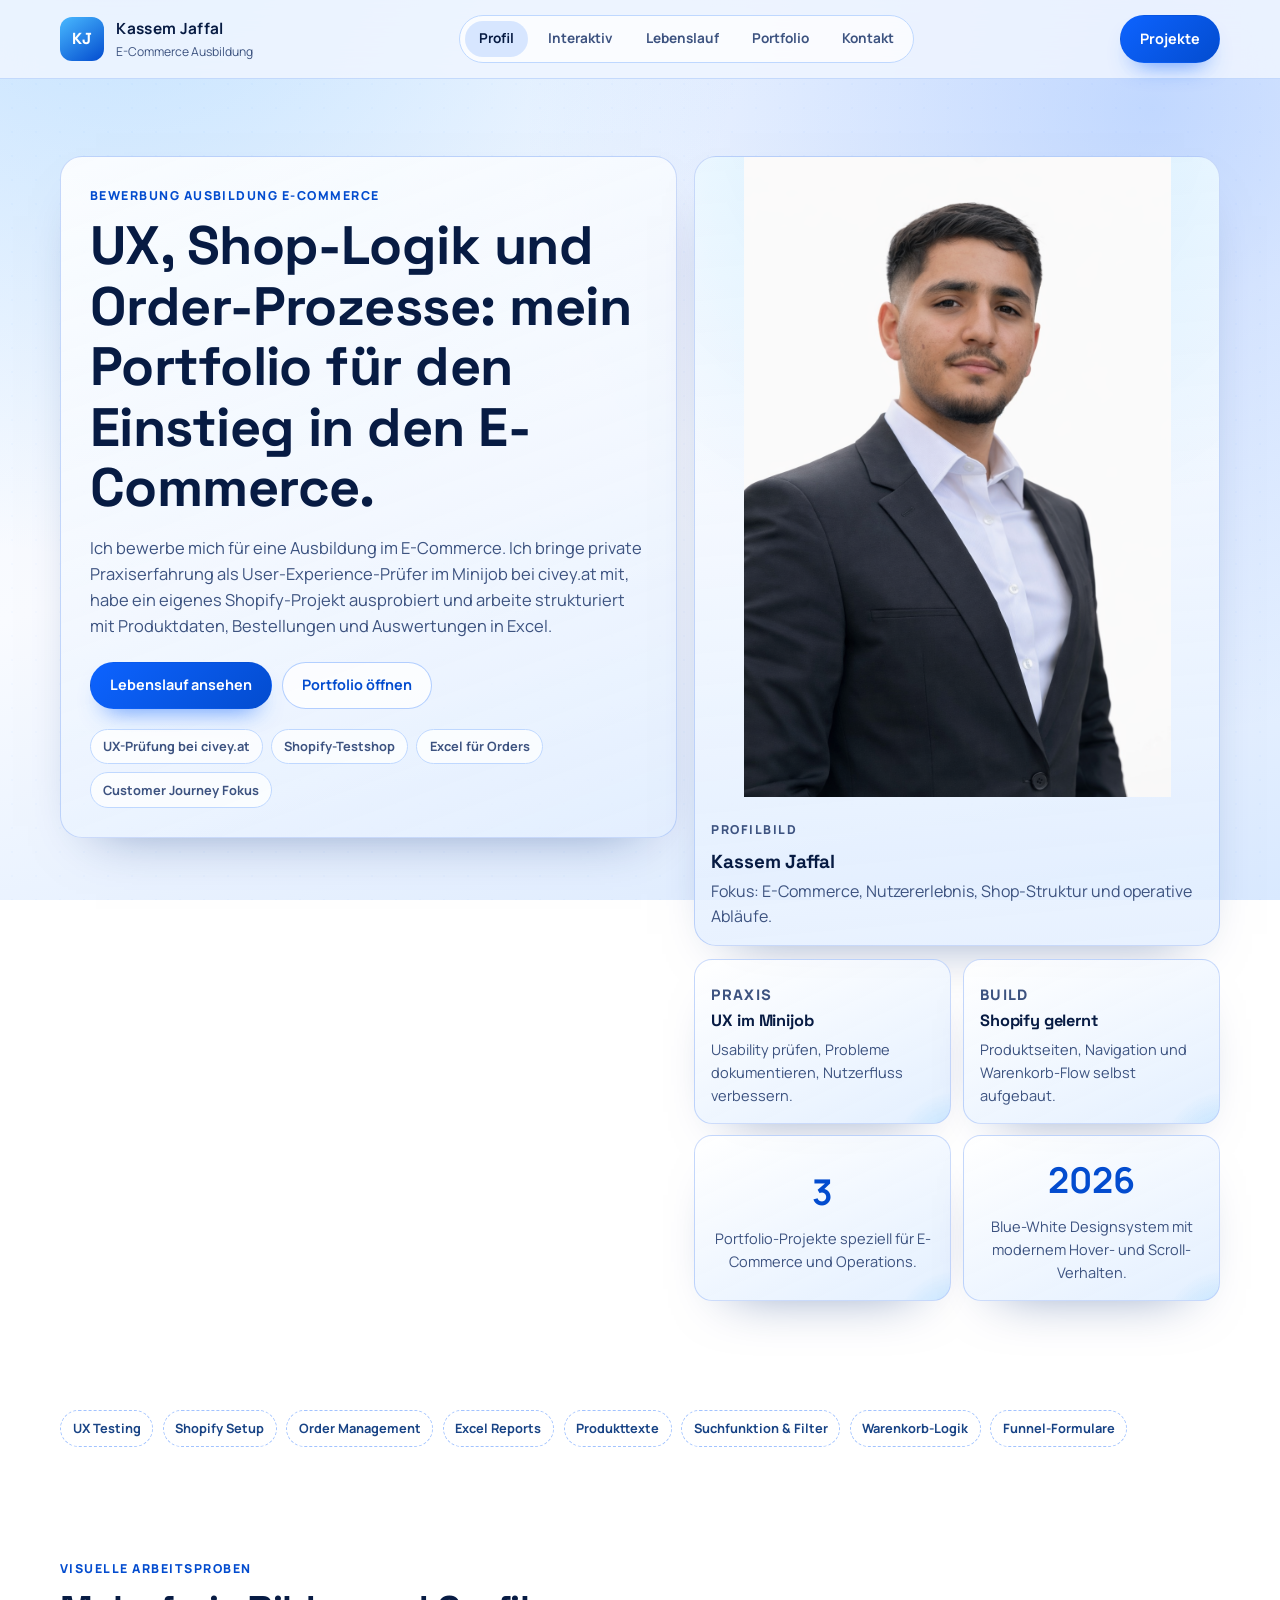
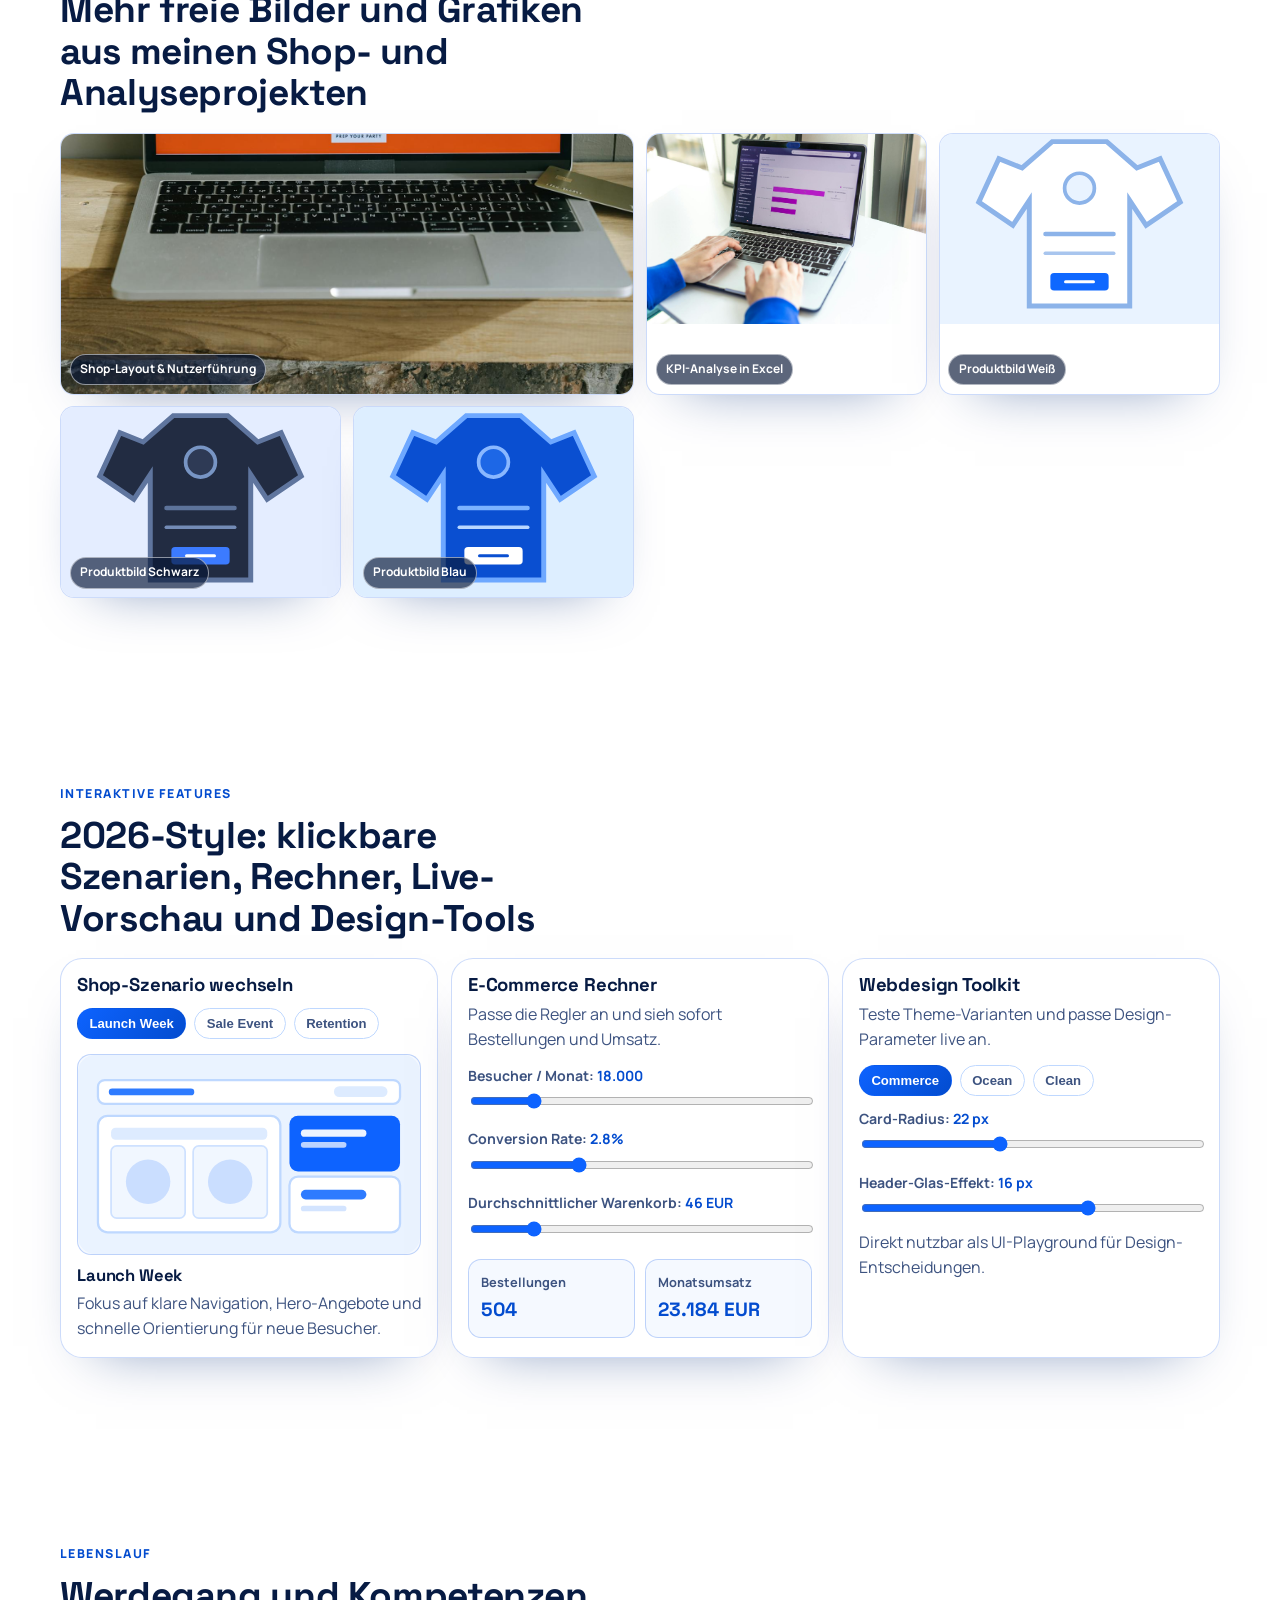
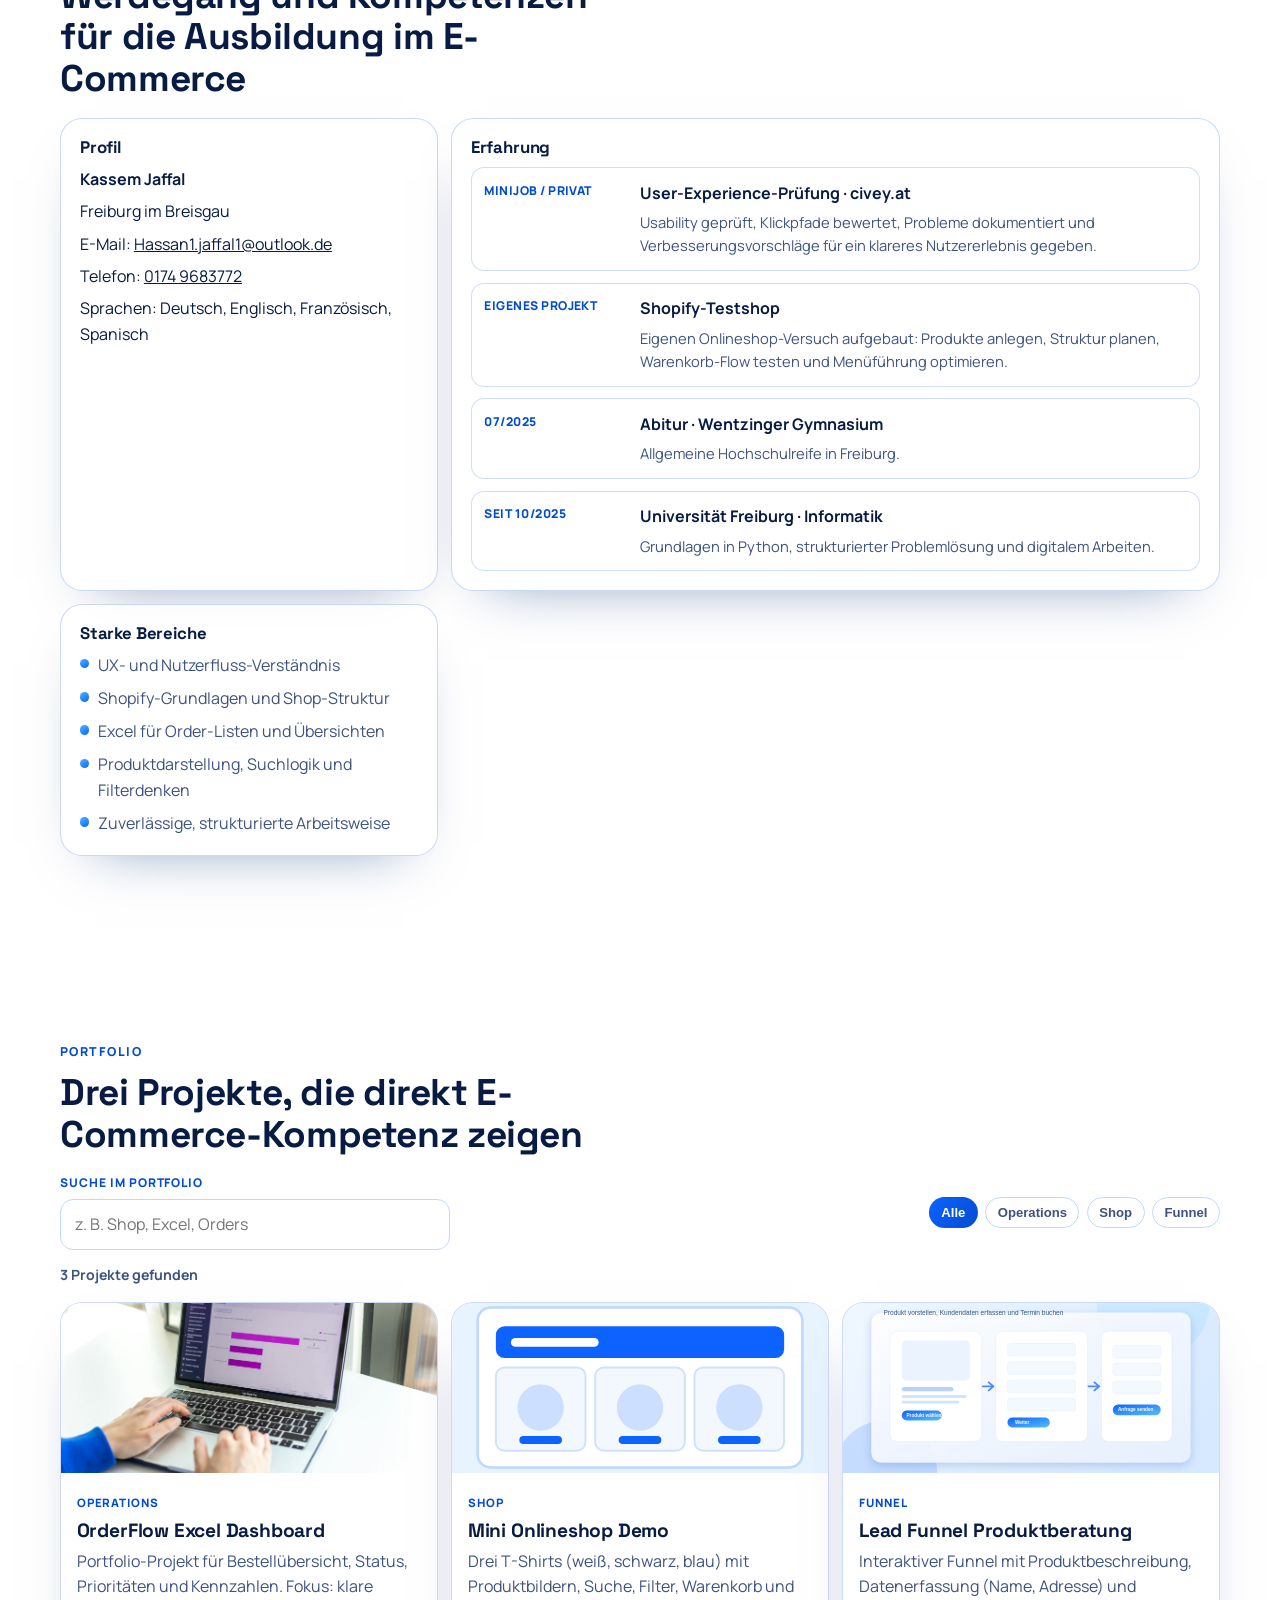
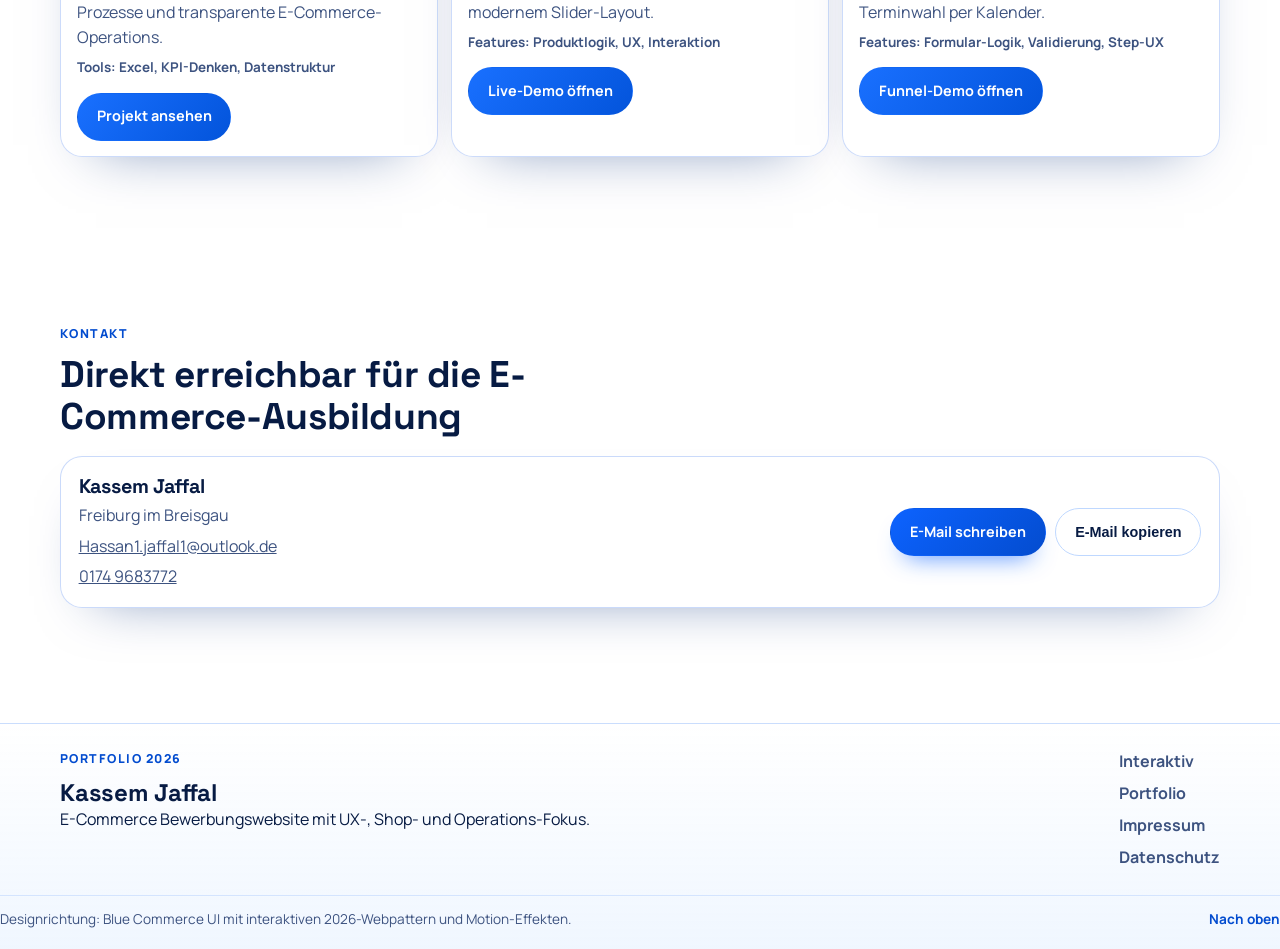
<file: index.html>
<!DOCTYPE html>
<html lang="de">
  <head>
    <meta charset="UTF-8" />
    <meta name="viewport" content="width=device-width, initial-scale=1.0" />
    <title>Kassem Jaffal | Bewerbung Ausbildung E-Commerce</title>
    <meta
      name="description"
      content="Bewerbungsportfolio von Kassem Jaffal für eine Ausbildung im E-Commerce mit UX-Erfahrung, Shopify-Praxis, Excel-Ordermanagement und einem interaktiven Onlineshop-Projekt."
    />
    <link rel="preconnect" href="https://fonts.googleapis.com" />
    <link rel="preconnect" href="https://fonts.gstatic.com" crossorigin />
    <link
      href="https://fonts.googleapis.com/css2?family=Manrope:wght@400;500;600;700;800&family=Space+Grotesk:wght@500;700&display=swap"
      rel="stylesheet"
    />
    <link rel="stylesheet" href="styles.css?v=20260305-3" />
  </head>
  <body>
    <div class="scroll-progress" id="scrollProgress"></div>

    <header class="site-header" id="top">
      <div class="container site-header__inner">
        <a class="brand" href="#top" aria-label="Startseite">
          <span class="brand__mark" aria-hidden="true">KJ</span>
          <span>
            <strong>Kassem Jaffal</strong>
            <small>E-Commerce Ausbildung</small>
          </span>
        </a>

        <nav class="site-nav" aria-label="Hauptnavigation">
          <a class="site-nav__link" href="#profil">Profil</a>
          <a class="site-nav__link" href="#interaktiv">Interaktiv</a>
          <a class="site-nav__link" href="#lebenslauf">Lebenslauf</a>
          <a class="site-nav__link" href="#portfolio">Portfolio</a>
          <a class="site-nav__link" href="#kontakt">Kontakt</a>
        </nav>

        <a class="button button--primary" href="#portfolio">Projekte</a>
      </div>
    </header>

    <main>
      <section class="section hero" id="profil" data-section="profil" data-reveal>
        <div class="container hero__layout">
          <div class="hero__copy" data-spotlight data-tilt>
            <p class="eyebrow">Bewerbung Ausbildung E-Commerce</p>
            <h1>UX, Shop-Logik und Order-Prozesse: mein Portfolio für den Einstieg in den E-Commerce.</h1>
            <p class="hero__lead">
              Ich bewerbe mich für eine Ausbildung im E-Commerce. Ich bringe private Praxiserfahrung als
              User-Experience-Prüfer im Minijob bei civey.at mit, habe ein eigenes Shopify-Projekt ausprobiert
              und arbeite strukturiert mit Produktdaten, Bestellungen und Auswertungen in Excel.
            </p>

            <div class="hero__actions">
              <a class="button button--primary" href="#lebenslauf">Lebenslauf ansehen</a>
              <a class="button button--ghost" href="#portfolio">Portfolio öffnen</a>
            </div>

            <div class="status-pills">
              <span>UX-Prüfung bei civey.at</span>
              <span>Shopify-Testshop</span>
              <span>Excel für Orders</span>
              <span>Customer Journey Fokus</span>
            </div>
          </div>

          <div class="hero__visual">
            <article class="portrait-card" data-spotlight data-tilt>
              <img src="assets/portrait.png" alt="Portrait von Kassem Jaffal" loading="eager" />
              <div>
                <p class="eyebrow">Profilbild</p>
                <h3>Kassem Jaffal</h3>
                <p>Fokus: E-Commerce, Nutzererlebnis, Shop-Struktur und operative Abläufe.</p>
              </div>
            </article>

            <div class="hero__bento">
              <article class="bento-card" data-spotlight data-tilt>
                <p class="bento-card__kicker">Praxis</p>
                <h3>UX im Minijob</h3>
                <p>Usability prüfen, Probleme dokumentieren, Nutzerfluss verbessern.</p>
              </article>

              <article class="bento-card" data-spotlight data-tilt>
                <p class="bento-card__kicker">Build</p>
                <h3>Shopify gelernt</h3>
                <p>Produktseiten, Navigation und Warenkorb-Flow selbst aufgebaut.</p>
              </article>

              <article class="bento-card bento-card--metric" data-spotlight data-tilt>
                <strong data-count="3">3</strong>
                <p>Portfolio-Projekte speziell für E-Commerce und Operations.</p>
              </article>

              <article class="bento-card bento-card--metric" data-spotlight data-tilt>
                <strong>2026</strong>
                <p>Blue-White Designsystem mit modernem Hover- und Scroll-Verhalten.</p>
              </article>
            </div>
          </div>
        </div>
      </section>

      <section class="section section--ticker" data-reveal>
        <div class="container ticker" aria-label="Fachthemen">
          <span>UX Testing</span>
          <span>Shopify Setup</span>
          <span>Order Management</span>
          <span>Excel Reports</span>
          <span>Produkttexte</span>
          <span>Suchfunktion &amp; Filter</span>
          <span>Warenkorb-Logik</span>
          <span>Funnel-Formulare</span>
        </div>
      </section>

      <section class="section" data-reveal>
        <div class="container">
          <div class="section-heading">
            <p class="eyebrow">Visuelle Arbeitsproben</p>
            <h2>Mehr freie Bilder und Grafiken aus meinen Shop- und Analyseprojekten</h2>
          </div>

          <div class="image-gallery">
            <article class="image-tile image-tile--wide" data-spotlight data-tilt>
              <img src="assets/mock-fanshop.jpg" alt="Mockup eines Shops mit Produktübersicht" loading="lazy" />
              <div class="image-tile__label">Shop-Layout &amp; Nutzerführung</div>
            </article>
            <article class="image-tile" data-spotlight data-tilt>
              <img src="assets/excel-kpi-dashboard.jpg" alt="Dashboard mit KPI-Auswertung" loading="lazy" />
              <div class="image-tile__label">KPI-Analyse in Excel</div>
            </article>
            <article class="image-tile" data-spotlight data-tilt>
              <img src="assets/tshirt-white.svg" alt="Freies Produktbild T-Shirt Weiß" loading="lazy" />
              <div class="image-tile__label">Produktbild Weiß</div>
            </article>
            <article class="image-tile" data-spotlight data-tilt>
              <img src="assets/tshirt-black.svg" alt="Freies Produktbild T-Shirt Schwarz" loading="lazy" />
              <div class="image-tile__label">Produktbild Schwarz</div>
            </article>
            <article class="image-tile" data-spotlight data-tilt>
              <img src="assets/tshirt-blue.svg" alt="Freies Produktbild T-Shirt Blau" loading="lazy" />
              <div class="image-tile__label">Produktbild Blau</div>
            </article>
          </div>
        </div>
      </section>

      <section class="section" id="interaktiv" data-section="interaktiv" data-reveal>
        <div class="container">
          <div class="section-heading">
            <p class="eyebrow">Interaktive Features</p>
            <h2>2026-Style: klickbare Szenarien, Rechner, Live-Vorschau und Design-Tools</h2>
          </div>

          <div class="interactive-grid">
            <article class="interactive-card" data-spotlight data-tilt>
              <h3>Shop-Szenario wechseln</h3>
              <div class="scenario-tabs">
                <button class="chip is-active" type="button" data-scenario="launch">Launch Week</button>
                <button class="chip" type="button" data-scenario="sale">Sale Event</button>
                <button class="chip" type="button" data-scenario="retain">Retention</button>
              </div>

              <div class="scenario-preview">
                <img id="scenarioImage" src="assets/ecom-scenario-launch.svg" alt="Szenario-Vorschau Launch Week" loading="lazy" />
                <div>
                  <h4 id="scenarioTitle">Launch Week</h4>
                  <p id="scenarioText">Fokus auf klare Navigation, Hero-Angebote und schnelle Orientierung für neue Besucher.</p>
                </div>
              </div>
            </article>

            <article class="interactive-card" data-spotlight data-tilt>
              <h3>E-Commerce Rechner</h3>
              <p class="interactive-note">Passe die Regler an und sieh sofort Bestellungen und Umsatz.</p>

              <div class="range-group">
                <label for="visitorsRange">Besucher / Monat: <strong id="visitorsValue">18000</strong></label>
                <input id="visitorsRange" type="range" min="1000" max="100000" step="500" value="18000" />
              </div>

              <div class="range-group">
                <label for="conversionRange">Conversion Rate: <strong id="conversionValue">2.8%</strong></label>
                <input id="conversionRange" type="range" min="0.5" max="8" step="0.1" value="2.8" />
              </div>

              <div class="range-group">
                <label for="basketRange">Durchschnittlicher Warenkorb: <strong id="basketValue">46 EUR</strong></label>
                <input id="basketRange" type="range" min="10" max="220" step="1" value="46" />
              </div>

              <div class="kpi-results">
                <article>
                  <span>Bestellungen</span>
                  <strong id="ordersOutput">504</strong>
                </article>
                <article>
                  <span>Monatsumsatz</span>
                  <strong id="revenueOutput">23.184 EUR</strong>
                </article>
              </div>
            </article>

            <article class="interactive-card" data-spotlight data-tilt>
              <h3>Webdesign Toolkit</h3>
              <p class="interactive-note">Teste Theme-Varianten und passe Design-Parameter live an.</p>

              <div class="scenario-tabs" role="group" aria-label="Theme Auswahl">
                <button class="chip is-active" type="button" data-theme="commerce">Commerce</button>
                <button class="chip" type="button" data-theme="ocean">Ocean</button>
                <button class="chip" type="button" data-theme="clean">Clean</button>
              </div>

              <div class="range-group">
                <label for="radiusRange">Card-Radius: <strong id="radiusValue">22 px</strong></label>
                <input id="radiusRange" type="range" min="14" max="34" step="1" value="22" />
              </div>

              <div class="range-group">
                <label for="blurRange">Header-Glas-Effekt: <strong id="blurValue">16 px</strong></label>
                <input id="blurRange" type="range" min="0" max="24" step="1" value="16" />
              </div>

              <p class="interactive-note">Direkt nutzbar als UI-Playground für Design-Entscheidungen.</p>
            </article>
          </div>
        </div>
      </section>

      <section class="section" id="lebenslauf" data-section="lebenslauf" data-reveal>
        <div class="container">
          <div class="section-heading">
            <p class="eyebrow">Lebenslauf</p>
            <h2>Werdegang und Kompetenzen für die Ausbildung im E-Commerce</h2>
          </div>

          <div class="resume-grid">
            <article class="card" data-spotlight data-tilt>
              <h3>Profil</h3>
              <p><strong>Kassem Jaffal</strong></p>
              <p>Freiburg im Breisgau</p>
              <p>E-Mail: <a href="mailto:Hassan1.jaffal1@outlook.de">Hassan1.jaffal1@outlook.de</a></p>
              <p>Telefon: <a href="tel:+491749683772">0174 9683772</a></p>
              <p>Sprachen: Deutsch, Englisch, Französisch, Spanisch</p>
            </article>

            <article class="card card--wide" data-spotlight data-tilt>
              <h3>Erfahrung</h3>
              <div class="timeline">
                <article class="timeline-item">
                  <span class="timeline-item__date">Minijob / privat</span>
                  <div>
                    <strong>User-Experience-Prüfung · civey.at</strong>
                    <p>Usability geprüft, Klickpfade bewertet, Probleme dokumentiert und Verbesserungsvorschläge für ein klareres Nutzererlebnis gegeben.</p>
                  </div>
                </article>
                <article class="timeline-item">
                  <span class="timeline-item__date">Eigenes Projekt</span>
                  <div>
                    <strong>Shopify-Testshop</strong>
                    <p>Eigenen Onlineshop-Versuch aufgebaut: Produkte anlegen, Struktur planen, Warenkorb-Flow testen und Menüführung optimieren.</p>
                  </div>
                </article>
                <article class="timeline-item">
                  <span class="timeline-item__date">07/2025</span>
                  <div>
                    <strong>Abitur · Wentzinger Gymnasium</strong>
                    <p>Allgemeine Hochschulreife in Freiburg.</p>
                  </div>
                </article>
                <article class="timeline-item">
                  <span class="timeline-item__date">seit 10/2025</span>
                  <div>
                    <strong>Universität Freiburg · Informatik</strong>
                    <p>Grundlagen in Python, strukturierter Problemlösung und digitalem Arbeiten.</p>
                  </div>
                </article>
              </div>
            </article>

            <article class="card" data-spotlight data-tilt>
              <h3>Starke Bereiche</h3>
              <ul class="check-list">
                <li>UX- und Nutzerfluss-Verständnis</li>
                <li>Shopify-Grundlagen und Shop-Struktur</li>
                <li>Excel für Order-Listen und Übersichten</li>
                <li>Produktdarstellung, Suchlogik und Filterdenken</li>
                <li>Zuverlässige, strukturierte Arbeitsweise</li>
              </ul>
            </article>
          </div>
        </div>
      </section>

      <section class="section" id="portfolio" data-section="portfolio" data-reveal>
        <div class="container">
          <div class="section-heading">
            <p class="eyebrow">Portfolio</p>
            <h2>Drei Projekte, die direkt E-Commerce-Kompetenz zeigen</h2>
          </div>

          <div class="portfolio-toolbar">
            <label class="search-field" for="portfolioSearch">
              <span>Suche im Portfolio</span>
              <input
                id="portfolioSearch"
                type="search"
                placeholder="z. B. Shop, Excel, Orders"
                autocomplete="off"
              />
            </label>

            <div class="filter-chips" aria-label="Projektkategorien">
              <button class="chip is-active" type="button" data-filter="all">Alle</button>
              <button class="chip" type="button" data-filter="operations">Operations</button>
              <button class="chip" type="button" data-filter="shop">Shop</button>
              <button class="chip" type="button" data-filter="funnel">Funnel</button>
            </div>
          </div>

          <p class="results-copy" id="portfolioResultCount">3 Projekte gefunden</p>

          <div class="portfolio-grid" id="portfolioGrid">
            <article
              class="portfolio-card"
              data-category="operations"
              data-search="excel order management dashboard bestellungen kpi auswertung operations"
              data-spotlight
              data-tilt
            >
              <div class="portfolio-card__media" aria-hidden="true">
                <img src="assets/excel-kpi-dashboard.jpg" alt="" loading="lazy" />
              </div>
              <div class="portfolio-card__body">
                <span class="portfolio-card__tag">Operations</span>
                <h3>OrderFlow Excel Dashboard</h3>
                <p>
                  Portfolio-Projekt für Bestellübersicht, Status, Prioritäten und Kennzahlen.
                  Fokus: klare Prozesse und transparente E-Commerce-Operations.
                </p>
                <p class="portfolio-card__meta">Tools: Excel, KPI-Denken, Datenstruktur</p>
                <div class="portfolio-card__actions">
                  <a class="button button--card" href="projects/excel-orders.html">Projekt ansehen</a>
                </div>
              </div>
            </article>

            <article
              class="portfolio-card"
              data-category="shop"
              data-search="onlineshop t-shirt weiß schwarz blau warenkorb reviews menü suche filter"
              data-spotlight
              data-tilt
            >
              <div class="portfolio-card__media" aria-hidden="true">
                <img src="assets/ecom-scenario-sale.svg" alt="" loading="lazy" />
              </div>
              <div class="portfolio-card__body">
                <span class="portfolio-card__tag">Shop</span>
                <h3>Mini Onlineshop Demo</h3>
                <p>
                  Drei T-Shirts (weiß, schwarz, blau) mit Produktbildern,
                  Suche, Filter, Warenkorb und modernem Slider-Layout.
                </p>
                <p class="portfolio-card__meta">Features: Produktlogik, UX, Interaktion</p>
                <div class="portfolio-card__actions">
                  <a class="button button--card" href="projects/shop-demo.html">Live-Demo öffnen</a>
                </div>
              </div>
            </article>

            <article
              class="portfolio-card"
              data-category="funnel"
              data-search="funnel formular kalender termin name adresse lead produktberatung ecommerce"
              data-spotlight
              data-tilt
            >
              <div class="portfolio-card__media" aria-hidden="true">
                <img src="assets/funnel-flow.svg" alt="" loading="lazy" />
              </div>
              <div class="portfolio-card__body">
                <span class="portfolio-card__tag">Funnel</span>
                <h3>Lead Funnel Produktberatung</h3>
                <p>
                  Interaktiver Funnel mit Produktbeschreibung, Datenerfassung
                  (Name, Adresse) und Terminwahl per Kalender.
                </p>
                <p class="portfolio-card__meta">Features: Formular-Logik, Validierung, Step-UX</p>
                <div class="portfolio-card__actions">
                  <a class="button button--card" href="projects/funnel-demo.html">Funnel-Demo öffnen</a>
                </div>
              </div>
            </article>
          </div>

          <p class="empty-state" id="portfolioEmptyState" hidden>Keine Projekte passen zur aktuellen Suche.</p>
        </div>
      </section>

      <section class="section section--contact" id="kontakt" data-section="kontakt" data-reveal>
        <div class="container">
          <div class="section-heading">
            <p class="eyebrow">Kontakt</p>
            <h2>Direkt erreichbar für die E-Commerce-Ausbildung</h2>
          </div>

          <div class="contact-panel" data-spotlight data-tilt>
            <div>
              <h3>Kassem Jaffal</h3>
              <p>Freiburg im Breisgau</p>
              <p><a href="mailto:Hassan1.jaffal1@outlook.de">Hassan1.jaffal1@outlook.de</a></p>
              <p><a href="tel:+491749683772">0174 9683772</a></p>
            </div>
            <div class="contact-actions">
              <a class="button button--primary" href="mailto:Hassan1.jaffal1@outlook.de">E-Mail schreiben</a>
              <button class="button button--secondary" type="button" id="copyEmailButton" data-copy="Hassan1.jaffal1@outlook.de">
                E-Mail kopieren
              </button>
            </div>
          </div>
        </div>
      </section>
    </main>

    <footer class="site-footer">
      <div class="container site-footer__inner">
        <div>
          <p class="eyebrow">Portfolio 2026</p>
          <h2>Kassem Jaffal</h2>
          <p>E-Commerce Bewerbungswebsite mit UX-, Shop- und Operations-Fokus.</p>
        </div>
        <div>
          <ul class="footer-links">
            <li><a href="#interaktiv">Interaktiv</a></li>
            <li><a href="#portfolio">Portfolio</a></li>
            <li><a href="legal/impressum.html">Impressum</a></li>
            <li><a href="legal/datenschutz.html">Datenschutz</a></li>
          </ul>
        </div>
      </div>
      <div class="site-footer__meta">
        <p>Designrichtung: Blue Commerce UI mit interaktiven 2026-Webpattern und Motion-Effekten.</p>
        <a href="#top">Nach oben</a>
      </div>
    </footer>

    <div class="copy-toast" id="copyToast" hidden>E-Mail-Adresse kopiert</div>

    <script src="main.js?v=20260305-3"></script>
  </body>
</html>
</file>
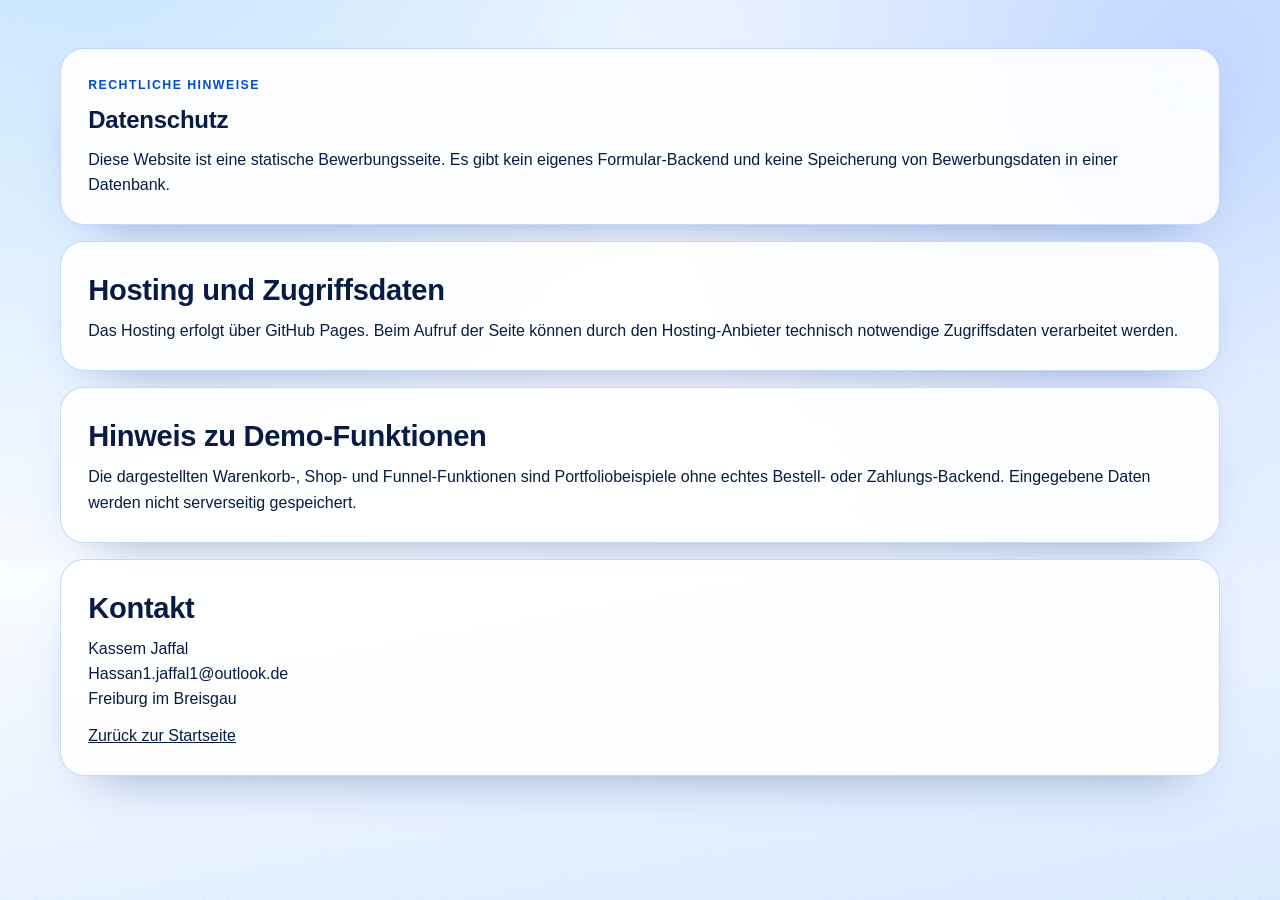
<file: legal/datenschutz.html>
<!DOCTYPE html>
<html lang="de">
  <head>
    <meta charset="UTF-8" />
    <meta name="viewport" content="width=device-width, initial-scale=1.0" />
    <title>Datenschutz | Kassem Jaffal</title>
    <link rel="stylesheet" href="../styles.css?v=20260305-3" />
    <link rel="stylesheet" href="../projects.css?v=20260305-3" />
  </head>
  <body class="project-page">
    <main class="project-shell" style="padding: 2rem 0">
      <section class="project-panel" data-reveal>
        <p class="eyebrow">Rechtliche Hinweise</p>
        <h1>Datenschutz</h1>
        <p style="margin-top: 0.8rem">
          Diese Website ist eine statische Bewerbungsseite. Es gibt kein eigenes
          Formular-Backend und keine Speicherung von Bewerbungsdaten in einer Datenbank.
        </p>
      </section>

      <section class="project-panel" data-reveal>
        <h2>Hosting und Zugriffsdaten</h2>
        <p style="margin-top: 0.7rem">
          Das Hosting erfolgt über GitHub Pages. Beim Aufruf der Seite können
          durch den Hosting-Anbieter technisch notwendige Zugriffsdaten verarbeitet werden.
        </p>
      </section>

      <section class="project-panel" data-reveal>
        <h2>Hinweis zu Demo-Funktionen</h2>
        <p style="margin-top: 0.7rem">
          Die dargestellten Warenkorb-, Shop- und Funnel-Funktionen sind
          Portfoliobeispiele ohne echtes Bestell- oder Zahlungs-Backend.
          Eingegebene Daten werden nicht serverseitig gespeichert.
        </p>
      </section>

      <section class="project-panel" data-reveal>
        <h2>Kontakt</h2>
        <p style="margin-top: 0.7rem">Kassem Jaffal</p>
        <p>Hassan1.jaffal1@outlook.de</p>
        <p>Freiburg im Breisgau</p>
        <p style="margin-top: 0.7rem"><a href="../index.html">Zurück zur Startseite</a></p>
      </section>
    </main>

    <script src="../main.js?v=20260305-3"></script>
  </body>
</html>
</file>
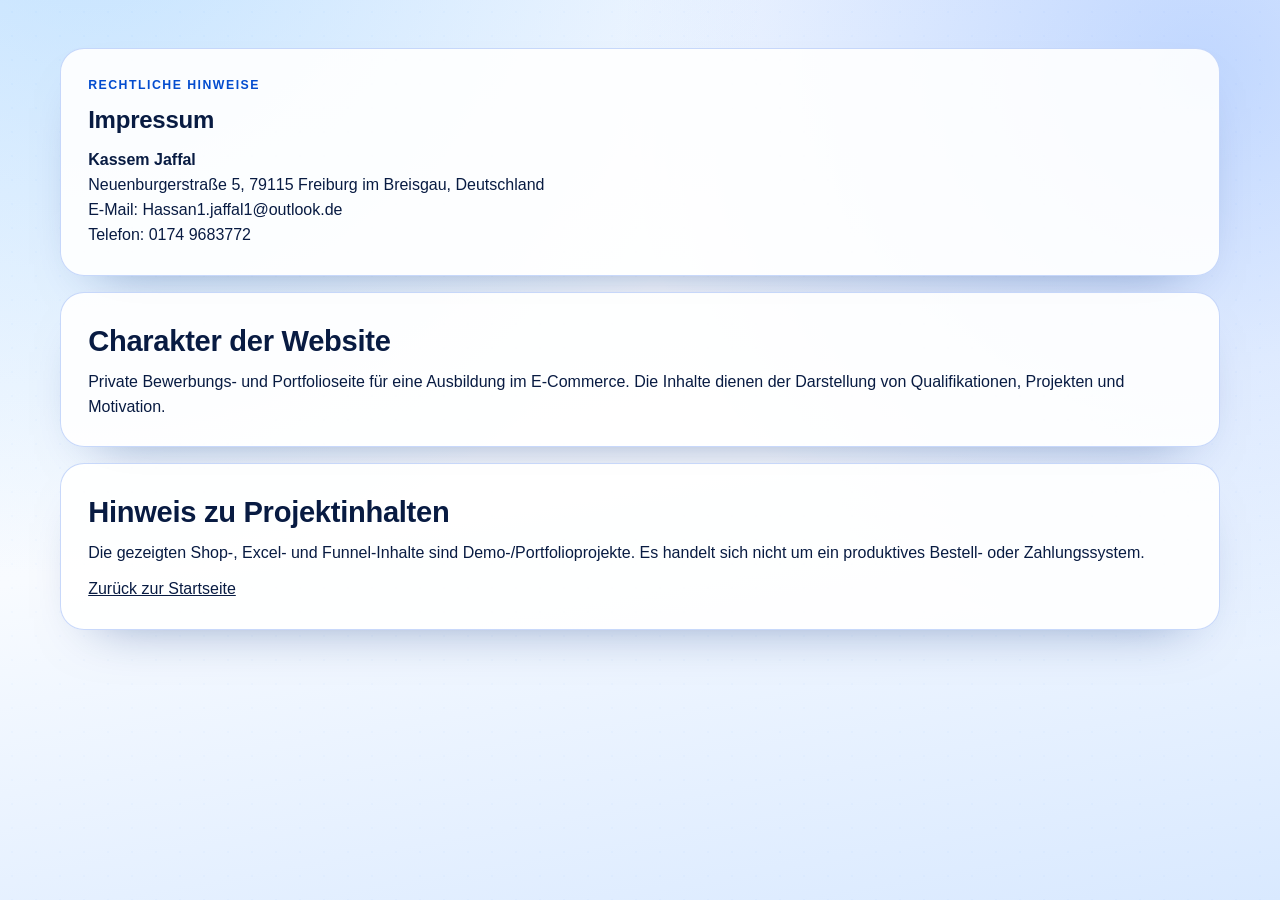
<file: legal/impressum.html>
<!DOCTYPE html>
<html lang="de">
  <head>
    <meta charset="UTF-8" />
    <meta name="viewport" content="width=device-width, initial-scale=1.0" />
    <title>Impressum | Kassem Jaffal</title>
    <link rel="stylesheet" href="../styles.css?v=20260305-3" />
    <link rel="stylesheet" href="../projects.css?v=20260305-3" />
  </head>
  <body class="project-page">
    <main class="project-shell" style="padding: 2rem 0">
      <section class="project-panel" data-reveal>
        <p class="eyebrow">Rechtliche Hinweise</p>
        <h1>Impressum</h1>
        <p style="margin-top: 0.8rem"><strong>Kassem Jaffal</strong></p>
        <p>Neuenburgerstraße 5, 79115 Freiburg im Breisgau, Deutschland</p>
        <p>E-Mail: Hassan1.jaffal1@outlook.de</p>
        <p>Telefon: 0174 9683772</p>
      </section>

      <section class="project-panel" data-reveal>
        <h2>Charakter der Website</h2>
        <p style="margin-top: 0.7rem">
          Private Bewerbungs- und Portfolioseite für eine Ausbildung im E-Commerce.
          Die Inhalte dienen der Darstellung von Qualifikationen, Projekten und Motivation.
        </p>
      </section>

      <section class="project-panel" data-reveal>
        <h2>Hinweis zu Projektinhalten</h2>
        <p style="margin-top: 0.7rem">
          Die gezeigten Shop-, Excel- und Funnel-Inhalte sind Demo-/Portfolioprojekte.
          Es handelt sich nicht um ein produktives Bestell- oder Zahlungssystem.
        </p>
        <p style="margin-top: 0.7rem"><a href="../index.html">Zurück zur Startseite</a></p>
      </section>
    </main>

    <script src="../main.js?v=20260305-3"></script>
  </body>
</html>
</file>
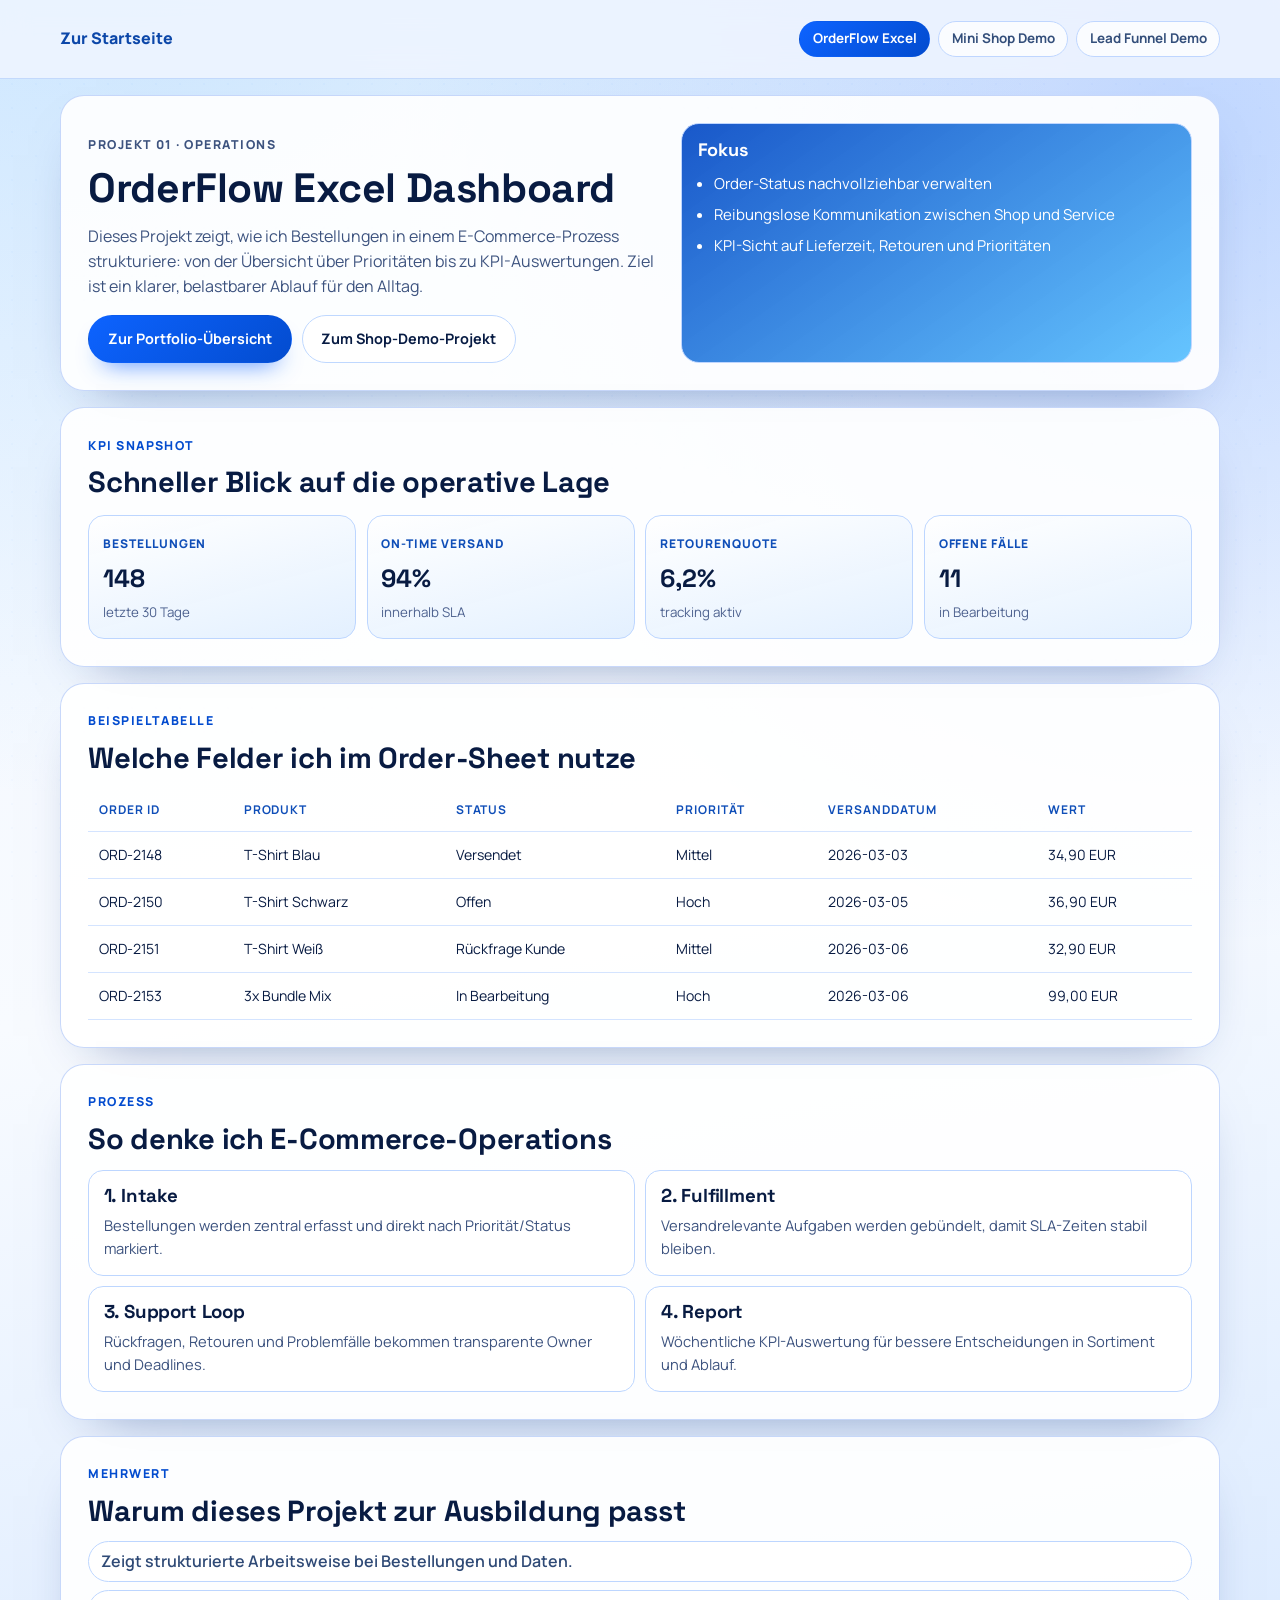
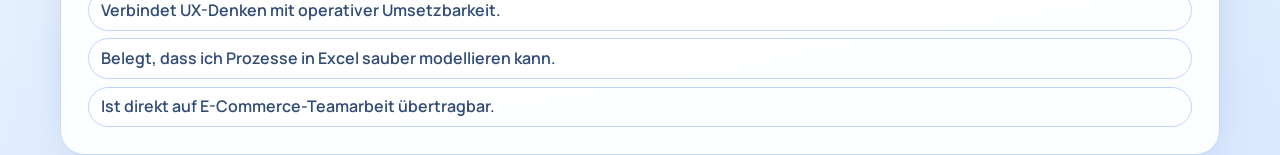
<file: projects/excel-orders.html>
<!DOCTYPE html>
<html lang="de">
  <head>
    <meta charset="UTF-8" />
    <meta name="viewport" content="width=device-width, initial-scale=1.0" />
    <title>OrderFlow Excel Dashboard | Kassem Jaffal</title>
    <link rel="preconnect" href="https://fonts.googleapis.com" />
    <link rel="preconnect" href="https://fonts.gstatic.com" crossorigin />
    <link
      href="https://fonts.googleapis.com/css2?family=Manrope:wght@400;500;600;700;800&family=Space+Grotesk:wght@500;700&display=swap"
      rel="stylesheet"
    />
    <link rel="stylesheet" href="../styles.css?v=20260305-3" />
    <link rel="stylesheet" href="../projects.css?v=20260305-3" />
  </head>
  <body class="project-page">
    <header class="project-topbar">
      <div class="project-shell project-topbar__inner">
        <a class="project-back" href="../index.html">Zur Startseite</a>
        <nav aria-label="Projekt-Navigation" class="project-nav">
          <a href="excel-orders.html" class="is-active">OrderFlow Excel</a>
          <a href="shop-demo.html">Mini Shop Demo</a>
          <a href="funnel-demo.html">Lead Funnel Demo</a>
        </nav>
      </div>
    </header>

    <main class="project-shell">
      <section class="project-hero" data-reveal>
        <div>
          <p class="eyebrow">Projekt 01 · Operations</p>
          <h1>OrderFlow Excel Dashboard</h1>
          <p>
            Dieses Projekt zeigt, wie ich Bestellungen in einem E-Commerce-Prozess
            strukturiere: von der Übersicht über Prioritäten bis zu KPI-Auswertungen.
            Ziel ist ein klarer, belastbarer Ablauf für den Alltag.
          </p>
          <div class="button-row">
            <a class="button button--primary" href="../index.html#portfolio">Zur Portfolio-Übersicht</a>
            <a class="button button--secondary" href="shop-demo.html">Zum Shop-Demo-Projekt</a>
          </div>
        </div>

        <aside class="hero-note">
          <h2>Fokus</h2>
          <ul>
            <li>Order-Status nachvollziehbar verwalten</li>
            <li>Reibungslose Kommunikation zwischen Shop und Service</li>
            <li>KPI-Sicht auf Lieferzeit, Retouren und Prioritäten</li>
          </ul>
        </aside>
      </section>

      <section class="project-panel" data-reveal>
        <p class="eyebrow">KPI Snapshot</p>
        <h2>Schneller Blick auf die operative Lage</h2>
        <div class="metric-grid">
          <article class="metric-card">
            <span>Bestellungen</span>
            <strong>148</strong>
            <small>letzte 30 Tage</small>
          </article>
          <article class="metric-card">
            <span>On-time Versand</span>
            <strong>94%</strong>
            <small>innerhalb SLA</small>
          </article>
          <article class="metric-card">
            <span>Retourenquote</span>
            <strong>6,2%</strong>
            <small>tracking aktiv</small>
          </article>
          <article class="metric-card">
            <span>Offene Fälle</span>
            <strong>11</strong>
            <small>in Bearbeitung</small>
          </article>
        </div>
      </section>

      <section class="project-panel" data-reveal>
        <p class="eyebrow">Beispieltabelle</p>
        <h2>Welche Felder ich im Order-Sheet nutze</h2>
        <div class="table-wrap">
          <table class="orders-table">
            <thead>
              <tr>
                <th>Order ID</th>
                <th>Produkt</th>
                <th>Status</th>
                <th>Priorität</th>
                <th>Versanddatum</th>
                <th>Wert</th>
              </tr>
            </thead>
            <tbody>
              <tr>
                <td>ORD-2148</td>
                <td>T-Shirt Blau</td>
                <td>Versendet</td>
                <td>Mittel</td>
                <td>2026-03-03</td>
                <td>34,90 EUR</td>
              </tr>
              <tr>
                <td>ORD-2150</td>
                <td>T-Shirt Schwarz</td>
                <td>Offen</td>
                <td>Hoch</td>
                <td>2026-03-05</td>
                <td>36,90 EUR</td>
              </tr>
              <tr>
                <td>ORD-2151</td>
                <td>T-Shirt Weiß</td>
                <td>Rückfrage Kunde</td>
                <td>Mittel</td>
                <td>2026-03-06</td>
                <td>32,90 EUR</td>
              </tr>
              <tr>
                <td>ORD-2153</td>
                <td>3x Bundle Mix</td>
                <td>In Bearbeitung</td>
                <td>Hoch</td>
                <td>2026-03-06</td>
                <td>99,00 EUR</td>
              </tr>
            </tbody>
          </table>
        </div>
      </section>

      <section class="project-panel" data-reveal>
        <p class="eyebrow">Prozess</p>
        <h2>So denke ich E-Commerce-Operations</h2>
        <div class="process-grid">
          <article>
            <h3>1. Intake</h3>
            <p>Bestellungen werden zentral erfasst und direkt nach Priorität/Status markiert.</p>
          </article>
          <article>
            <h3>2. Fulfillment</h3>
            <p>Versandrelevante Aufgaben werden gebündelt, damit SLA-Zeiten stabil bleiben.</p>
          </article>
          <article>
            <h3>3. Support Loop</h3>
            <p>Rückfragen, Retouren und Problemfälle bekommen transparente Owner und Deadlines.</p>
          </article>
          <article>
            <h3>4. Report</h3>
            <p>Wöchentliche KPI-Auswertung für bessere Entscheidungen in Sortiment und Ablauf.</p>
          </article>
        </div>
      </section>

      <section class="project-panel" data-reveal>
        <p class="eyebrow">Mehrwert</p>
        <h2>Warum dieses Projekt zur Ausbildung passt</h2>
        <ul class="badge-list">
          <li>Zeigt strukturierte Arbeitsweise bei Bestellungen und Daten.</li>
          <li>Verbindet UX-Denken mit operativer Umsetzbarkeit.</li>
          <li>Belegt, dass ich Prozesse in Excel sauber modellieren kann.</li>
          <li>Ist direkt auf E-Commerce-Teamarbeit übertragbar.</li>
        </ul>
      </section>
    </main>

    <script src="../main.js?v=20260305-3"></script>
  </body>
</html>
</file>
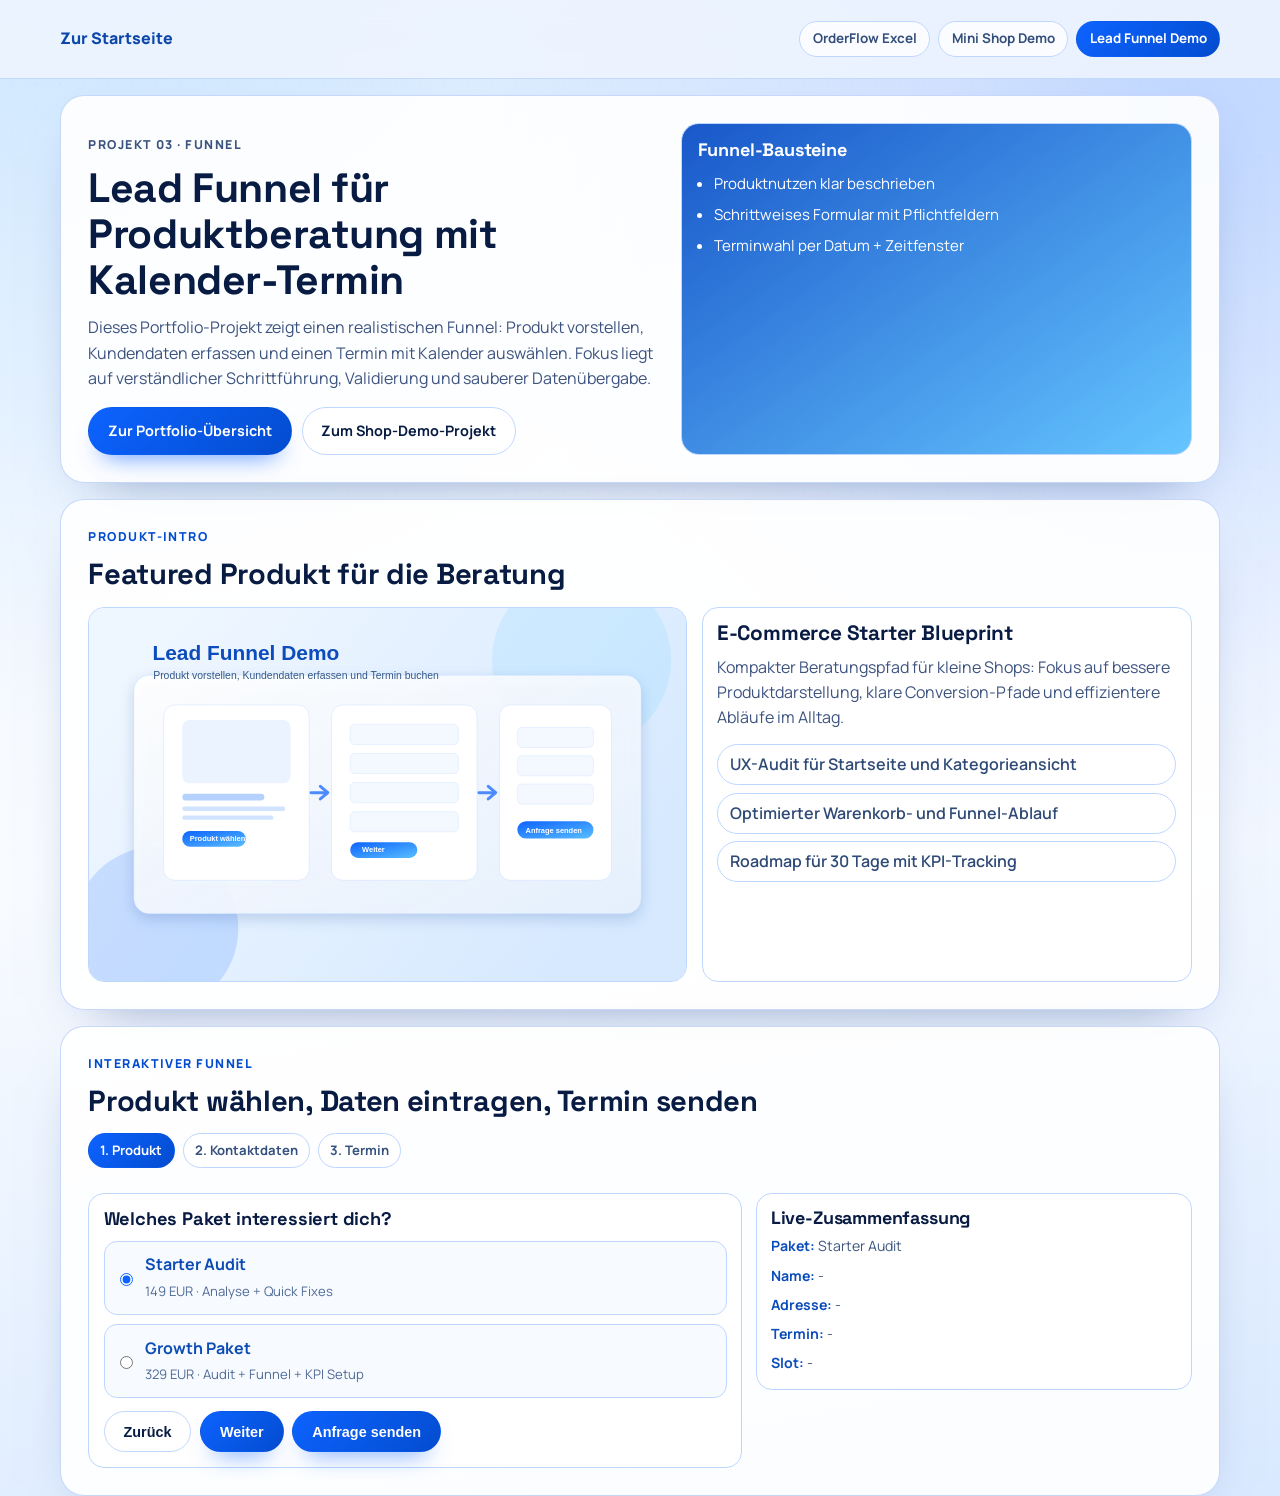
<file: projects/funnel-demo.html>
<!DOCTYPE html>
<html lang="de">
  <head>
    <meta charset="UTF-8" />
    <meta name="viewport" content="width=device-width, initial-scale=1.0" />
    <title>Lead Funnel Demo | Kassem Jaffal</title>
    <link rel="preconnect" href="https://fonts.googleapis.com" />
    <link rel="preconnect" href="https://fonts.gstatic.com" crossorigin />
    <link
      href="https://fonts.googleapis.com/css2?family=Manrope:wght@400;500;600;700;800&family=Space+Grotesk:wght@500;700&display=swap"
      rel="stylesheet"
    />
    <link rel="stylesheet" href="../styles.css?v=20260305-3" />
    <link rel="stylesheet" href="../projects.css?v=20260305-3" />
  </head>
  <body class="project-page funnel-page">
    <header class="project-topbar">
      <div class="project-shell project-topbar__inner">
        <a class="project-back" href="../index.html">Zur Startseite</a>
        <nav aria-label="Projekt-Navigation" class="project-nav">
          <a href="excel-orders.html">OrderFlow Excel</a>
          <a href="shop-demo.html">Mini Shop Demo</a>
          <a href="funnel-demo.html" class="is-active">Lead Funnel Demo</a>
        </nav>
      </div>
    </header>

    <main class="project-shell">
      <section class="project-hero" data-reveal>
        <div>
          <p class="eyebrow">Projekt 03 · Funnel</p>
          <h1>Lead Funnel für Produktberatung mit Kalender-Termin</h1>
          <p>
            Dieses Portfolio-Projekt zeigt einen realistischen Funnel: Produkt
            vorstellen, Kundendaten erfassen und einen Termin mit Kalender
            auswählen. Fokus liegt auf verständlicher Schrittführung,
            Validierung und sauberer Datenübergabe.
          </p>
          <div class="button-row">
            <a class="button button--primary" href="../index.html#portfolio">Zur Portfolio-Übersicht</a>
            <a class="button button--secondary" href="shop-demo.html">Zum Shop-Demo-Projekt</a>
          </div>
        </div>

        <aside class="hero-note">
          <h2>Funnel-Bausteine</h2>
          <ul>
            <li>Produktnutzen klar beschrieben</li>
            <li>Schrittweises Formular mit Pflichtfeldern</li>
            <li>Terminwahl per Datum + Zeitfenster</li>
          </ul>
        </aside>
      </section>

      <section class="project-panel" data-reveal>
        <p class="eyebrow">Produkt-Intro</p>
        <h2>Featured Produkt für die Beratung</h2>
        <div class="funnel-product">
          <img src="../assets/funnel-flow.svg" alt="Visualisierung des Funnel-Prozesses" loading="lazy" />
          <div>
            <h3>E-Commerce Starter Blueprint</h3>
            <p>
              Kompakter Beratungspfad für kleine Shops: Fokus auf bessere
              Produktdarstellung, klare Conversion-Pfade und effizientere
              Abläufe im Alltag.
            </p>
            <ul class="badge-list">
              <li>UX-Audit für Startseite und Kategorieansicht</li>
              <li>Optimierter Warenkorb- und Funnel-Ablauf</li>
              <li>Roadmap für 30 Tage mit KPI-Tracking</li>
            </ul>
          </div>
        </div>
      </section>

      <section class="project-panel" data-reveal>
        <p class="eyebrow">Interaktiver Funnel</p>
        <h2>Produkt wählen, Daten eintragen, Termin senden</h2>

        <div class="funnel-shell">
          <ol class="funnel-steps" aria-label="Funnel Schritte">
            <li data-funnel-indicator class="is-active">1. Produkt</li>
            <li data-funnel-indicator>2. Kontaktdaten</li>
            <li data-funnel-indicator>3. Termin</li>
          </ol>

          <form id="funnelForm" class="funnel-form" novalidate>
            <section class="funnel-step" data-funnel-step>
              <h3>Welches Paket interessiert dich?</h3>
              <div class="funnel-options" role="radiogroup" aria-label="Paket auswählen">
                <label class="funnel-option">
                  <input type="radio" name="package" value="Starter Audit" checked />
                  <span>
                    <strong>Starter Audit</strong>
                    <small>149 EUR · Analyse + Quick Fixes</small>
                  </span>
                </label>
                <label class="funnel-option">
                  <input type="radio" name="package" value="Growth Paket" />
                  <span>
                    <strong>Growth Paket</strong>
                    <small>329 EUR · Audit + Funnel + KPI Setup</small>
                  </span>
                </label>
              </div>
            </section>

            <section class="funnel-step" data-funnel-step hidden>
              <h3>Kontaktdaten</h3>
              <div class="funnel-fields">
                <label>
                  Name
                  <input id="leadName" name="leadName" type="text" required />
                </label>
                <label>
                  E-Mail
                  <input id="leadEmail" name="leadEmail" type="email" required />
                </label>
                <label>
                  Adresse
                  <input id="leadAddress" name="leadAddress" type="text" required />
                </label>
                <label>
                  Stadt
                  <input id="leadCity" name="leadCity" type="text" required />
                </label>
              </div>
            </section>

            <section class="funnel-step" data-funnel-step hidden>
              <h3>Termin auswählen</h3>
              <div class="funnel-fields">
                <label>
                  Datum
                  <input id="leadDate" name="leadDate" type="date" required />
                </label>
                <label>
                  Zeitfenster
                  <select id="leadSlot" name="leadSlot" required>
                    <option value="">Bitte auswählen</option>
                    <option value="09:00 - 10:00">09:00 - 10:00</option>
                    <option value="11:30 - 12:30">11:30 - 12:30</option>
                    <option value="15:00 - 16:00">15:00 - 16:00</option>
                    <option value="17:00 - 18:00">17:00 - 18:00</option>
                  </select>
                </label>
                <label class="funnel-fields__wide">
                  Notiz (optional)
                  <textarea name="leadNote" rows="3" placeholder="Ziel, Fragen oder aktueller Shop-Status"></textarea>
                </label>
              </div>
            </section>

            <div class="funnel-actions">
              <button class="button button--secondary" type="button" id="funnelPrev" disabled>Zurück</button>
              <button class="button button--primary" type="button" id="funnelNext">Weiter</button>
              <button class="button button--primary" type="submit" id="funnelSubmit" hidden>Anfrage senden</button>
            </div>
          </form>

          <aside class="funnel-summary" aria-live="polite">
            <h3>Live-Zusammenfassung</h3>
            <p><strong>Paket:</strong> <span id="summaryPackage">Starter Audit</span></p>
            <p><strong>Name:</strong> <span id="summaryName">-</span></p>
            <p><strong>Adresse:</strong> <span id="summaryAddress">-</span></p>
            <p><strong>Termin:</strong> <span id="summaryDate">-</span></p>
            <p><strong>Slot:</strong> <span id="summarySlot">-</span></p>
          </aside>
        </div>

        <p class="funnel-feedback" id="funnelFeedback" hidden></p>
      </section>
    </main>

    <script src="../main.js?v=20260305-3"></script>
    <script src="funnel-demo.js?v=20260305-3"></script>
  </body>
</html>
</file>
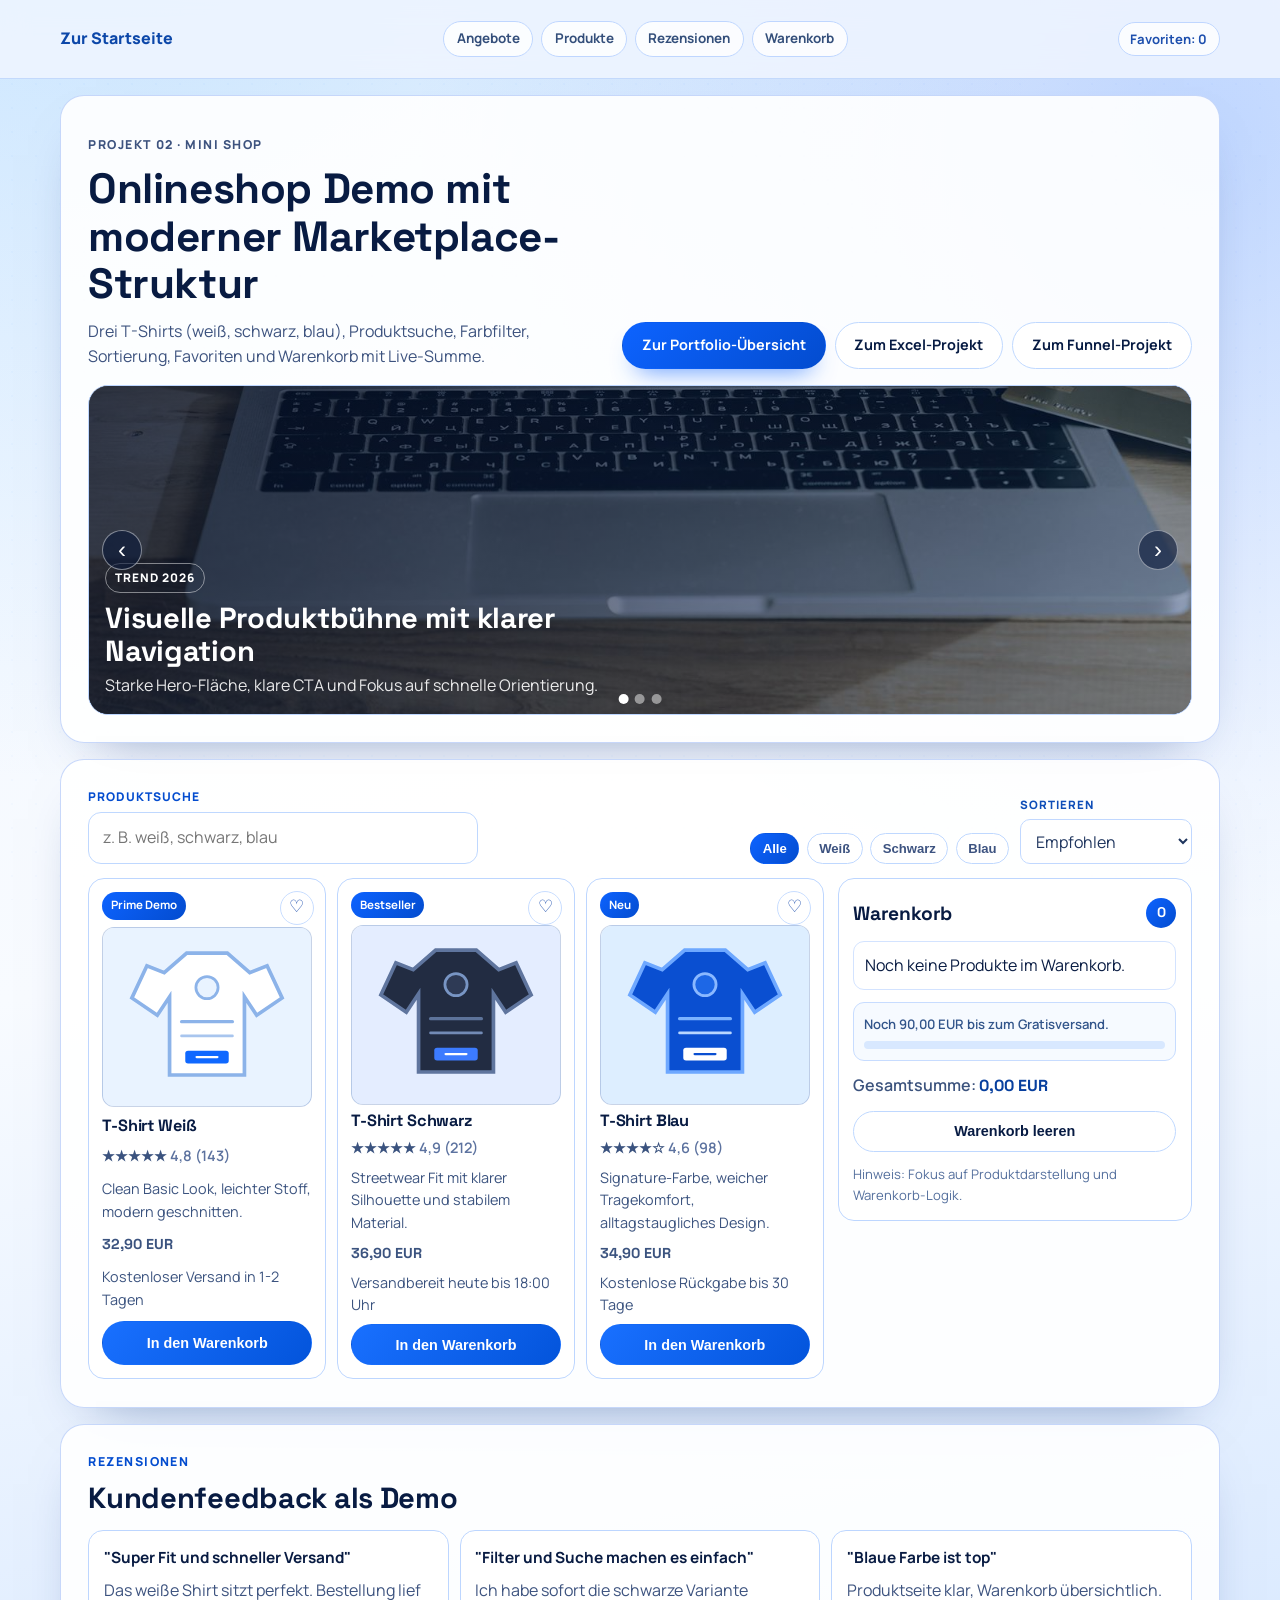
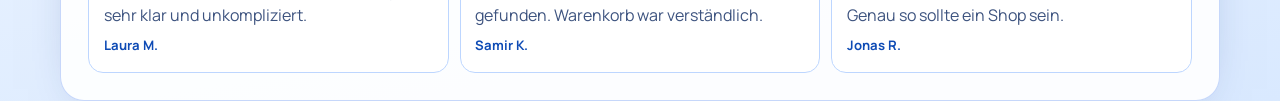
<file: projects/shop-demo.html>
<!DOCTYPE html>
<html lang="de">
  <head>
    <meta charset="UTF-8" />
    <meta name="viewport" content="width=device-width, initial-scale=1.0" />
    <title>Mini Onlineshop Demo | Kassem Jaffal</title>
    <link rel="preconnect" href="https://fonts.googleapis.com" />
    <link rel="preconnect" href="https://fonts.gstatic.com" crossorigin />
    <link
      href="https://fonts.googleapis.com/css2?family=Manrope:wght@400;500;600;700;800&family=Space+Grotesk:wght@500;700&display=swap"
      rel="stylesheet"
    />
    <link rel="stylesheet" href="../styles.css?v=20260305-3" />
    <link rel="stylesheet" href="../projects.css?v=20260305-3" />
  </head>
  <body class="project-page shop-page">
    <header class="project-topbar">
      <div class="project-shell project-topbar__inner">
        <a class="project-back" href="../index.html">Zur Startseite</a>
        <nav aria-label="Shop-Menü" class="project-nav">
          <a href="#angebote">Angebote</a>
          <a href="#products">Produkte</a>
          <a href="#reviews">Rezensionen</a>
          <a href="#cart">Warenkorb</a>
        </nav>
        <span class="quick-stat" id="wishlistCountBadge">Favoriten: 0</span>
      </div>
    </header>

    <main class="project-shell">
      <section class="project-panel" id="angebote" data-reveal>
        <div class="shop-hero-head">
          <div>
            <p class="eyebrow">Projekt 02 · Mini Shop</p>
            <h1>Onlineshop Demo mit moderner Marketplace-Struktur</h1>
            <p>
              Drei T-Shirts (weiß, schwarz, blau), Produktsuche, Farbfilter,
              Sortierung, Favoriten und Warenkorb mit Live-Summe.
            </p>
          </div>
          <div class="shop-hero-cta">
            <a class="button button--primary" href="../index.html#portfolio">Zur Portfolio-Übersicht</a>
            <a class="button button--secondary" href="excel-orders.html">Zum Excel-Projekt</a>
            <a class="button button--secondary" href="funnel-demo.html">Zum Funnel-Projekt</a>
          </div>
        </div>

        <div class="shop-slider" id="shopSlider">
          <article class="shop-slide is-active">
            <img src="../assets/mock-fanshop.jpg" alt="Shop-Startseite mit Produktübersicht" loading="eager" />
            <div class="shop-slide__content">
              <span>Trend 2026</span>
              <h2>Visuelle Produktbühne mit klarer Navigation</h2>
              <p>Starke Hero-Fläche, klare CTA und Fokus auf schnelle Orientierung.</p>
            </div>
          </article>
          <article class="shop-slide">
            <img src="../assets/ecom-scenario-sale.svg" alt="Visualisierung eines Sale-Events" loading="lazy" />
            <div class="shop-slide__content">
              <span>Conversion</span>
              <h2>Produktfotos, Preis und Nutzen im ersten Blick</h2>
              <p>Moderne Karten mit Bewertungen, Versandinfo und klaren Add-to-Cart Buttons.</p>
            </div>
          </article>
          <article class="shop-slide">
            <img src="../assets/ecom-scenario-retain.svg" alt="Visualisierung von Retention-Features" loading="lazy" />
            <div class="shop-slide__content">
              <span>Operations</span>
              <h2>Daten und Shop-Erlebnis zusammen gedacht</h2>
              <p>Von UX über Produktdarstellung bis zur operativen Auswertung.</p>
            </div>
          </article>

          <button class="shop-slider__arrow shop-slider__arrow--prev" type="button" id="sliderPrev" aria-label="Vorherige Folie">‹</button>
          <button class="shop-slider__arrow shop-slider__arrow--next" type="button" id="sliderNext" aria-label="Nächste Folie">›</button>
          <div class="shop-slider__dots" id="shopSliderDots" aria-label="Slider-Navigation"></div>
        </div>
      </section>

      <section class="project-panel" id="products" data-reveal>
        <div class="shop-toolbar">
          <label class="search-field" for="shopSearch">
            <span>Produktsuche</span>
            <input id="shopSearch" type="search" placeholder="z. B. weiß, schwarz, blau" autocomplete="off" />
          </label>

          <div class="shop-toolbar__actions">
            <div class="filter-chips" aria-label="Farbfilter">
              <button class="chip is-active" type="button" data-color-filter="all">Alle</button>
              <button class="chip" type="button" data-color-filter="weiß">Weiß</button>
              <button class="chip" type="button" data-color-filter="schwarz">Schwarz</button>
              <button class="chip" type="button" data-color-filter="blau">Blau</button>
            </div>

            <label class="sort-field" for="sortSelect">
              <span>Sortieren</span>
              <select id="sortSelect">
                <option value="featured">Empfohlen</option>
                <option value="price-asc">Preis aufsteigend</option>
                <option value="price-desc">Preis absteigend</option>
                <option value="rating-desc">Bewertung</option>
              </select>
            </label>
          </div>
        </div>

        <div class="shop-layout">
          <div class="product-grid" id="shopGrid">
            <article
              class="product-card"
              data-product="white"
              data-name="T-Shirt Weiß"
              data-color="weiß"
              data-price="32.9"
              data-rating="4.8"
              data-search="t-shirt weiß basic leicht sommer"
            >
              <button class="wishlist-button" type="button" data-wishlist="white" aria-label="Zu Favoriten hinzufügen">♡</button>
              <span class="product-badge">Prime Demo</span>
              <img class="product-photo" src="../assets/tshirt-white.svg" alt="Vollansicht T-Shirt Weiß" loading="lazy" />
              <h3>T-Shirt Weiß</h3>
              <p class="product-rating">★★★★★ <span>4,8 (143)</span></p>
              <p>Clean Basic Look, leichter Stoff, modern geschnitten.</p>
              <p class="price">32,90 EUR</p>
              <p class="product-meta">Kostenloser Versand in 1-2 Tagen</p>
              <button class="button button--card" type="button" data-add="white">In den Warenkorb</button>
            </article>

            <article
              class="product-card"
              data-product="black"
              data-name="T-Shirt Schwarz"
              data-color="schwarz"
              data-price="36.9"
              data-rating="4.9"
              data-search="t-shirt schwarz streetwear premium"
            >
              <button class="wishlist-button" type="button" data-wishlist="black" aria-label="Zu Favoriten hinzufügen">♡</button>
              <span class="product-badge">Bestseller</span>
              <img class="product-photo" src="../assets/tshirt-black.svg" alt="Vollansicht T-Shirt Schwarz" loading="lazy" />
              <h3>T-Shirt Schwarz</h3>
              <p class="product-rating">★★★★★ <span>4,9 (212)</span></p>
              <p>Streetwear Fit mit klarer Silhouette und stabilem Material.</p>
              <p class="price">36,90 EUR</p>
              <p class="product-meta">Versandbereit heute bis 18:00 Uhr</p>
              <button class="button button--card" type="button" data-add="black">In den Warenkorb</button>
            </article>

            <article
              class="product-card"
              data-product="blue"
              data-name="T-Shirt Blau"
              data-color="blau"
              data-price="34.9"
              data-rating="4.6"
              data-search="t-shirt blau comfort modern"
            >
              <button class="wishlist-button" type="button" data-wishlist="blue" aria-label="Zu Favoriten hinzufügen">♡</button>
              <span class="product-badge">Neu</span>
              <img class="product-photo" src="../assets/tshirt-blue.svg" alt="Vollansicht T-Shirt Blau" loading="lazy" />
              <h3>T-Shirt Blau</h3>
              <p class="product-rating">★★★★☆ <span>4,6 (98)</span></p>
              <p>Signature-Farbe, weicher Tragekomfort, alltagstaugliches Design.</p>
              <p class="price">34,90 EUR</p>
              <p class="product-meta">Kostenlose Rückgabe bis 30 Tage</p>
              <button class="button button--card" type="button" data-add="blue">In den Warenkorb</button>
            </article>
          </div>

          <aside class="cart-panel" id="cart">
            <h2>Warenkorb <span id="cartCount">0</span></h2>
            <ul id="cartItems" class="cart-items">
              <li class="cart-empty">Noch keine Produkte im Warenkorb.</li>
            </ul>

            <div class="shipping-box">
              <p id="shippingLabel">Noch 90 EUR bis zum Gratisversand.</p>
              <div class="shipping-track"><span id="shippingFill"></span></div>
            </div>

            <p class="cart-total">Gesamtsumme: <strong id="cartSubtotal">0,00 EUR</strong></p>
            <div class="cart-actions">
              <button class="button button--secondary" type="button" id="clearCartButton">Warenkorb leeren</button>
            </div>
            <p class="cart-note">Hinweis: Fokus auf Produktdarstellung und Warenkorb-Logik.</p>
          </aside>
        </div>
      </section>

      <section class="project-panel" id="reviews" data-reveal>
        <p class="eyebrow">Rezensionen</p>
        <h2>Kundenfeedback als Demo</h2>
        <div class="reviews-grid">
          <article class="review-card">
            <strong>"Super Fit und schneller Versand"</strong>
            <p>Das weiße Shirt sitzt perfekt. Bestellung lief sehr klar und unkompliziert.</p>
            <span>Laura M.</span>
          </article>
          <article class="review-card">
            <strong>"Filter und Suche machen es einfach"</strong>
            <p>Ich habe sofort die schwarze Variante gefunden. Warenkorb war verständlich.</p>
            <span>Samir K.</span>
          </article>
          <article class="review-card">
            <strong>"Blaue Farbe ist top"</strong>
            <p>Produktseite klar, Warenkorb übersichtlich. Genau so sollte ein Shop sein.</p>
            <span>Jonas R.</span>
          </article>
        </div>
      </section>
    </main>

    <div class="shop-toast" id="shopToast" hidden></div>

    <script src="../main.js?v=20260305-3"></script>
    <script src="shop-demo.js?v=20260305-3"></script>
  </body>
</html>
</file>
<file: styles.css>
:root {
  --bg-0: #eff5ff;
  --bg-1: #f9fbff;
  --bg-2: #d9e9ff;
  --surface: rgba(255, 255, 255, 0.86);
  --surface-strong: #ffffff;
  --line: #bfd8ff;
  --line-strong: #a8c9ff;
  --ink: #071b43;
  --ink-soft: #3d5380;
  --primary: #0d63ff;
  --primary-strong: #034ccf;
  --primary-soft: #49b9ff;
  --radius: 22px;
  --radius-sm: 14px;
  --frost-blur: 16px;
  --shadow: 0 24px 56px -36px rgba(5, 43, 120, 0.55);
  --container: min(1160px, calc(100% - 2.4rem));
}

* {
  box-sizing: border-box;
}

html {
  scroll-behavior: smooth;
}

body {
  margin: 0;
  min-height: 100vh;
  color: var(--ink);
  font-family: "Manrope", "Segoe UI", sans-serif;
  line-height: 1.58;
  background:
    radial-gradient(circle at 10% -8%, rgba(81, 176, 255, 0.28), transparent 42%),
    radial-gradient(circle at 90% 12%, rgba(6, 97, 255, 0.22), transparent 45%),
    linear-gradient(165deg, var(--bg-0) 0%, var(--bg-1) 50%, var(--bg-2) 100%);
  background-attachment: fixed;
}

body::before {
  content: "";
  position: fixed;
  inset: 0;
  pointer-events: none;
  background-image: radial-gradient(rgba(13, 99, 255, 0.09) 1px, transparent 0);
  background-size: 24px 24px;
  opacity: 0.2;
  z-index: -2;
}

img {
  max-width: 100%;
  display: block;
}

a {
  color: inherit;
}

h1,
h2,
h3,
h4 {
  margin: 0;
  font-family: "Space Grotesk", "Manrope", sans-serif;
  line-height: 1.12;
  letter-spacing: -0.01em;
}

p {
  margin: 0;
}

.scroll-progress {
  position: fixed;
  top: 0;
  left: 0;
  z-index: 85;
  width: 0;
  height: 4px;
  background: linear-gradient(90deg, var(--primary-soft), var(--primary));
  box-shadow: 0 0 18px rgba(13, 99, 255, 0.6);
}

.container {
  width: var(--container);
  margin-inline: auto;
}

.site-header {
  position: sticky;
  top: 0;
  z-index: 70;
  border-bottom: 1px solid rgba(124, 169, 245, 0.36);
  backdrop-filter: blur(var(--frost-blur));
  background: rgba(239, 245, 255, 0.86);
}

.site-header__inner {
  min-height: 78px;
  display: flex;
  align-items: center;
  justify-content: space-between;
  gap: 1rem;
}

.brand {
  display: inline-flex;
  align-items: center;
  gap: 0.78rem;
  text-decoration: none;
}

.brand__mark {
  width: 44px;
  height: 44px;
  border-radius: 12px;
  display: grid;
  place-items: center;
  font-family: "Space Grotesk", sans-serif;
  font-weight: 700;
  color: #fff;
  background: linear-gradient(145deg, var(--primary-soft), var(--primary-strong));
  box-shadow: var(--shadow);
}

.brand strong {
  display: block;
  font-size: 0.96rem;
  letter-spacing: 0.02em;
}

.brand small {
  display: block;
  color: var(--ink-soft);
  font-size: 0.76rem;
}

.site-nav {
  display: flex;
  flex-wrap: wrap;
  gap: 0.32rem;
  padding: 0.3rem;
  border: 1px solid var(--line);
  border-radius: 999px;
  background: rgba(255, 255, 255, 0.7);
}

.site-nav__link {
  padding: 0.44rem 0.88rem;
  border-radius: 999px;
  text-decoration: none;
  color: var(--ink-soft);
  font-size: 0.85rem;
  font-weight: 700;
  transition: background 180ms ease, color 180ms ease;
}

.site-nav__link:hover,
.site-nav__link.is-active {
  background: rgba(13, 99, 255, 0.14);
  color: var(--ink);
}

.button {
  border: 1px solid transparent;
  border-radius: 999px;
  padding: 0.72rem 1.18rem;
  font-size: 0.9rem;
  font-weight: 700;
  text-decoration: none;
  display: inline-flex;
  align-items: center;
  justify-content: center;
  gap: 0.32rem;
  cursor: pointer;
  transition: transform 180ms ease, box-shadow 180ms ease, background 180ms ease;
}

.button:hover {
  transform: translateY(-2px);
}

.button--primary {
  color: #fff;
  border-color: transparent;
  background: linear-gradient(135deg, var(--primary), var(--primary-strong));
  box-shadow: 0 14px 24px -14px rgba(13, 99, 255, 0.78);
}

.button--secondary {
  color: var(--ink);
  border-color: var(--line);
  background: rgba(255, 255, 255, 0.84);
}

.button--ghost {
  color: var(--primary-strong);
  border-color: rgba(13, 99, 255, 0.3);
  background: rgba(255, 255, 255, 0.74);
}

.button--card {
  color: #fff;
  border-color: transparent;
  background: linear-gradient(130deg, #1970ff, #0354db);
}

.section {
  padding: clamp(3rem, 8vw, 5.8rem) 0;
}

.hero {
  padding-top: clamp(2.5rem, 6vw, 4.8rem);
}

.hero__layout {
  display: grid;
  grid-template-columns: 1.08fr 0.92fr;
  gap: 1.1rem;
  align-items: start;
}

.hero__copy {
  border: 1px solid rgba(107, 151, 239, 0.34);
  border-radius: var(--radius);
  background: linear-gradient(160deg, rgba(255, 255, 255, 0.86), rgba(226, 238, 255, 0.74));
  box-shadow: var(--shadow);
  padding: clamp(1.2rem, 3vw, 1.8rem);
}

.eyebrow {
  margin-bottom: 0.7rem;
  font-size: 0.77rem;
  font-weight: 800;
  letter-spacing: 0.12em;
  text-transform: uppercase;
  color: var(--primary-strong);
}

.hero__copy h1 {
  font-size: clamp(1.95rem, 4.5vw, 3.38rem);
  max-width: 18ch;
}

.hero__lead {
  margin-top: 1rem;
  color: var(--ink-soft);
  max-width: 64ch;
  font-size: 1.03rem;
}

.hero__actions {
  margin-top: 1.4rem;
  display: flex;
  flex-wrap: wrap;
  gap: 0.68rem;
}

.status-pills {
  margin-top: 1.2rem;
  display: flex;
  flex-wrap: wrap;
  gap: 0.5rem;
}

.status-pills span {
  border-radius: 999px;
  border: 1px solid var(--line);
  background: rgba(255, 255, 255, 0.74);
  color: var(--ink-soft);
  padding: 0.42rem 0.76rem;
  font-size: 0.8rem;
  font-weight: 700;
}

.hero__visual {
  display: grid;
  gap: 0.8rem;
}

.portrait-card {
  border: 1px solid rgba(107, 151, 239, 0.36);
  border-radius: var(--radius);
  background: linear-gradient(175deg, rgba(255, 255, 255, 0.92), rgba(226, 238, 255, 0.82));
  box-shadow: var(--shadow);
  overflow: hidden;
}

.portrait-card img {
  width: 100%;
  height: clamp(360px, 52vw, 640px);
  object-fit: contain;
  object-position: center top;
  background: radial-gradient(circle at 50% -10%, rgba(73, 185, 255, 0.25), transparent 62%);
}

.portrait-card > div {
  padding: 1rem;
}

.portrait-card h3 {
  font-size: 1.18rem;
}

.portrait-card p {
  margin-top: 0.45rem;
  color: var(--ink-soft);
}

.hero__bento {
  display: grid;
  grid-template-columns: repeat(2, minmax(0, 1fr));
  gap: 0.72rem;
}

.bento-card {
  border: 1px solid rgba(110, 154, 243, 0.34);
  border-radius: 18px;
  background: linear-gradient(155deg, rgba(255, 255, 255, 0.9), rgba(223, 237, 255, 0.86));
  box-shadow: var(--shadow);
  padding: 1rem;
  position: relative;
  overflow: hidden;
}

.bento-card::after {
  content: "";
  position: absolute;
  inset: auto -28% -60% auto;
  width: 130px;
  height: 130px;
  border-radius: 50%;
  background: radial-gradient(circle, rgba(73, 185, 255, 0.34), transparent 70%);
}

.bento-card__kicker {
  color: var(--primary-strong);
  font-size: 0.73rem;
  letter-spacing: 0.09em;
  text-transform: uppercase;
  font-weight: 800;
}

.bento-card h3 {
  margin-top: 0.36rem;
  font-size: 1.02rem;
}

.bento-card p {
  margin-top: 0.45rem;
  color: var(--ink-soft);
  font-size: 0.91rem;
}

.bento-card--metric {
  display: grid;
  place-content: center;
  text-align: center;
}

.bento-card--metric strong {
  font-size: clamp(1.5rem, 3.2vw, 2.22rem);
  color: var(--primary-strong);
}

.section--ticker {
  padding-top: 1rem;
  padding-bottom: 1.2rem;
}

.ticker {
  display: flex;
  flex-wrap: wrap;
  gap: 0.6rem;
}

.ticker span {
  border: 1px dashed rgba(13, 99, 255, 0.38);
  border-radius: 999px;
  background: rgba(255, 255, 255, 0.66);
  padding: 0.44rem 0.72rem;
  color: #184385;
  font-size: 0.8rem;
  font-weight: 700;
}

.section-heading {
  margin-bottom: 1.18rem;
}

.section-heading h2 {
  max-width: 22ch;
  font-size: clamp(1.5rem, 3vw, 2.32rem);
}

.image-gallery {
  display: grid;
  grid-template-columns: repeat(4, minmax(0, 1fr));
  gap: 0.72rem;
}

.image-tile {
  border: 1px solid rgba(109, 153, 241, 0.35);
  border-radius: var(--radius-sm);
  overflow: hidden;
  background: rgba(255, 255, 255, 0.88);
  box-shadow: var(--shadow);
  position: relative;
}

.image-tile img {
  width: 100%;
  height: 190px;
  object-fit: cover;
  transition: transform 320ms ease;
}

.image-tile:hover img {
  transform: scale(1.04);
}

.image-tile--wide {
  grid-column: span 2;
}

.image-tile--wide img {
  height: 260px;
}

.image-tile__label {
  position: absolute;
  left: 0.55rem;
  bottom: 0.55rem;
  border-radius: 999px;
  border: 1px solid rgba(255, 255, 255, 0.52);
  background: rgba(8, 24, 56, 0.66);
  color: #fff;
  padding: 0.32rem 0.58rem;
  font-size: 0.75rem;
  font-weight: 700;
}

.interactive-grid {
  display: grid;
  grid-template-columns: repeat(auto-fit, minmax(280px, 1fr));
  gap: 0.8rem;
}

.interactive-card {
  border: 1px solid rgba(109, 153, 241, 0.35);
  border-radius: var(--radius);
  background: rgba(255, 255, 255, 0.9);
  box-shadow: var(--shadow);
  padding: 1rem;
}

.interactive-card h3 {
  font-size: 1.16rem;
}

.interactive-note {
  margin-top: 0.38rem;
  color: var(--ink-soft);
}

.scenario-tabs {
  margin-top: 0.78rem;
  display: flex;
  flex-wrap: wrap;
  gap: 0.5rem;
}

.scenario-preview {
  margin-top: 0.9rem;
  display: grid;
  grid-template-columns: 1fr;
  gap: 0.72rem;
}

.scenario-preview img {
  width: 100%;
  border-radius: 14px;
  border: 1px solid rgba(117, 160, 243, 0.44);
  background: #f5f9ff;
}

.scenario-preview h4 {
  font-size: 1.04rem;
}

.scenario-preview p {
  margin-top: 0.35rem;
  color: var(--ink-soft);
}

.range-group {
  margin-top: 0.75rem;
}

.range-group label {
  display: block;
  font-size: 0.88rem;
  font-weight: 700;
  color: var(--ink-soft);
}

.range-group label strong {
  color: var(--primary-strong);
}

.range-group input[type="range"] {
  margin-top: 0.4rem;
  width: 100%;
  accent-color: var(--primary);
}

.kpi-results {
  margin-top: 0.95rem;
  display: grid;
  grid-template-columns: 1fr 1fr;
  gap: 0.6rem;
}

.kpi-results article {
  border: 1px solid rgba(117, 160, 243, 0.44);
  border-radius: 13px;
  padding: 0.74rem;
  background: rgba(244, 249, 255, 0.9);
}

.kpi-results span {
  display: block;
  color: var(--ink-soft);
  font-size: 0.8rem;
  font-weight: 700;
}

.kpi-results strong {
  display: block;
  margin-top: 0.15rem;
  color: var(--primary-strong);
  font-family: "Space Grotesk", sans-serif;
  font-size: 1.2rem;
}

.resume-grid {
  display: grid;
  grid-template-columns: repeat(3, minmax(0, 1fr));
  gap: 0.78rem;
}

.card {
  border: 1px solid rgba(107, 151, 239, 0.36);
  border-radius: var(--radius);
  background: var(--surface);
  box-shadow: var(--shadow);
  padding: 1.18rem;
}

.card h3 {
  margin-bottom: 0.64rem;
  font-size: 1.05rem;
}

.card p + p,
.card p + ul,
.card ul + p {
  margin-top: 0.44rem;
}

.card--wide {
  grid-column: span 2;
}

.timeline {
  display: grid;
  gap: 0.74rem;
}

.timeline-item {
  display: grid;
  grid-template-columns: 144px 1fr;
  gap: 0.74rem;
  border: 1px solid rgba(125, 167, 247, 0.37);
  border-radius: 13px;
  background: rgba(255, 255, 255, 0.66);
  padding: 0.78rem;
}

.timeline-item__date {
  color: var(--primary-strong);
  font-size: 0.76rem;
  font-weight: 800;
  letter-spacing: 0.04em;
  text-transform: uppercase;
}

.timeline-item p {
  margin-top: 0.32rem;
  color: var(--ink-soft);
  font-size: 0.92rem;
}

.check-list {
  list-style: none;
  margin: 0;
  padding: 0;
  display: grid;
  gap: 0.5rem;
}

.check-list li {
  display: flex;
  gap: 0.52rem;
  color: var(--ink-soft);
}

.check-list li::before {
  content: "";
  width: 0.6rem;
  height: 0.6rem;
  margin-top: 0.38rem;
  border-radius: 50%;
  background: linear-gradient(145deg, var(--primary-soft), var(--primary));
  flex: none;
}

.portfolio-toolbar {
  display: flex;
  flex-wrap: wrap;
  align-items: center;
  justify-content: space-between;
  gap: 0.8rem;
}

.search-field {
  min-width: min(100%, 390px);
  display: grid;
  gap: 0.35rem;
}

.search-field span {
  color: var(--primary-strong);
  font-size: 0.75rem;
  text-transform: uppercase;
  letter-spacing: 0.08em;
  font-weight: 800;
}

.search-field input {
  border: 1px solid var(--line);
  border-radius: 13px;
  background: rgba(255, 255, 255, 0.9);
  color: var(--ink);
  padding: 0.76rem 0.88rem;
  font: inherit;
}

.search-field input:focus-visible {
  outline: 2px solid rgba(13, 99, 255, 0.4);
  outline-offset: 1px;
}

.filter-chips {
  display: flex;
  flex-wrap: wrap;
  gap: 0.46rem;
}

.chip {
  border: 1px solid var(--line);
  border-radius: 999px;
  background: rgba(255, 255, 255, 0.84);
  color: var(--ink-soft);
  padding: 0.43rem 0.72rem;
  font-size: 0.82rem;
  font-weight: 700;
  cursor: pointer;
}

.chip.is-active {
  border-color: transparent;
  color: #fff;
  background: linear-gradient(130deg, var(--primary), var(--primary-strong));
}

.results-copy {
  margin-top: 0.86rem;
  color: var(--ink-soft);
  font-size: 0.88rem;
  font-weight: 700;
}

.portfolio-grid {
  margin-top: 0.96rem;
  display: grid;
  grid-template-columns: repeat(3, minmax(0, 1fr));
  gap: 0.85rem;
}

.portfolio-card {
  border: 1px solid rgba(109, 153, 241, 0.35);
  border-radius: var(--radius);
  overflow: hidden;
  background: rgba(255, 255, 255, 0.9);
  box-shadow: var(--shadow);
  transition: transform 200ms ease, box-shadow 200ms ease;
}

.portfolio-card:hover {
  transform: translateY(-3px);
  box-shadow: 0 32px 62px -36px rgba(5, 43, 120, 0.66);
}

.portfolio-card.is-hidden {
  display: none;
}

.portfolio-card__media {
  height: 170px;
}

.portfolio-card__media img {
  width: 100%;
  height: 100%;
  object-fit: cover;
}

.portfolio-card__body {
  padding: 0.98rem;
}

.portfolio-card__tag {
  color: var(--primary-strong);
  font-size: 0.72rem;
  font-weight: 800;
  letter-spacing: 0.08em;
  text-transform: uppercase;
}

.portfolio-card__body h3 {
  margin-top: 0.42rem;
  font-size: 1.2rem;
}

.portfolio-card__body p {
  margin-top: 0.45rem;
  color: var(--ink-soft);
}

.portfolio-card__meta {
  font-size: 0.84rem;
  font-weight: 700;
}

.portfolio-card__actions {
  margin-top: 0.88rem;
  display: flex;
  gap: 0.56rem;
}

.empty-state {
  margin-top: 0.88rem;
  color: var(--ink-soft);
  font-weight: 700;
}

.section--contact {
  padding-top: clamp(2.7rem, 6vw, 4.6rem);
}

.contact-panel {
  border: 1px solid rgba(109, 153, 241, 0.36);
  border-radius: var(--radius);
  background: rgba(255, 255, 255, 0.9);
  box-shadow: var(--shadow);
  padding: 1.1rem;
  display: grid;
  grid-template-columns: 1fr auto;
  gap: 1rem;
  align-items: center;
}

.contact-panel h3 {
  font-size: 1.24rem;
}

.contact-panel p {
  margin-top: 0.35rem;
  color: var(--ink-soft);
}

.contact-actions {
  display: flex;
  flex-wrap: wrap;
  justify-content: flex-end;
  gap: 0.6rem;
}

.site-footer {
  margin-top: 1.4rem;
  border-top: 1px solid rgba(129, 173, 250, 0.34);
  background: linear-gradient(180deg, rgba(255, 255, 255, 0.24), rgba(212, 231, 255, 0.35));
}

.site-footer__inner {
  padding: 1.55rem 0;
  display: flex;
  justify-content: space-between;
  gap: 1rem;
  align-items: start;
}

.footer-links {
  list-style: none;
  margin: 0;
  padding: 0;
  display: grid;
  gap: 0.42rem;
}

.footer-links a {
  text-decoration: none;
  color: var(--ink-soft);
  font-weight: 700;
}

.site-footer__meta {
  border-top: 1px solid rgba(129, 173, 250, 0.28);
  padding: 0.82rem 0 1.14rem;
  display: flex;
  justify-content: space-between;
  gap: 1rem;
  font-size: 0.85rem;
  color: var(--ink-soft);
}

.site-footer__meta a {
  color: var(--primary-strong);
  font-weight: 700;
  text-decoration: none;
}

.copy-toast {
  position: fixed;
  right: 1rem;
  bottom: 1rem;
  z-index: 80;
  border-radius: 10px;
  padding: 0.68rem 0.9rem;
  color: #fff;
  font-size: 0.84rem;
  background: linear-gradient(130deg, var(--primary), var(--primary-strong));
  box-shadow: 0 14px 30px -18px rgba(7, 42, 116, 0.8);
}

[data-reveal] {
  opacity: 0;
  transform: translateY(16px);
  transition: opacity 420ms ease, transform 420ms ease;
}

[data-reveal].is-visible {
  opacity: 1;
  transform: translateY(0);
}

[data-spotlight] {
  transition: transform 240ms ease, box-shadow 240ms ease;
}

[data-spotlight]:hover {
  transform: translateY(-2px);
  box-shadow: 0 26px 52px -34px rgba(4, 44, 126, 0.7);
}

@media (prefers-reduced-motion: reduce) {
  *,
  *::before,
  *::after {
    animation-duration: 1ms !important;
    animation-iteration-count: 1 !important;
    transition-duration: 1ms !important;
    scroll-behavior: auto !important;
  }
}

@media (max-width: 1024px) {
  .site-header__inner {
    flex-wrap: wrap;
    justify-content: center;
    padding: 0.7rem 0;
  }

  .hero__layout {
    grid-template-columns: 1fr;
  }

  .hero__visual {
    grid-template-columns: 1fr;
  }

  .resume-grid {
    grid-template-columns: 1fr;
  }

  .card--wide {
    grid-column: auto;
  }

  .image-gallery {
    grid-template-columns: repeat(2, minmax(0, 1fr));
  }

  .image-tile--wide {
    grid-column: span 2;
  }

  .interactive-grid {
    grid-template-columns: 1fr;
  }

  .portfolio-grid {
    grid-template-columns: repeat(2, minmax(0, 1fr));
  }

  .contact-panel,
  .site-footer__inner,
  .site-footer__meta {
    grid-template-columns: 1fr;
    flex-direction: column;
  }

  .contact-actions {
    justify-content: flex-start;
  }
}

@media (max-width: 680px) {
  :root {
    --container: min(1160px, calc(100% - 1.4rem));
  }

  .site-nav {
    width: 100%;
    justify-content: space-between;
  }

  .site-nav__link {
    flex: 1;
    text-align: center;
    padding-inline: 0.2rem;
    font-size: 0.75rem;
  }

  .hero__bento {
    grid-template-columns: 1fr;
  }

  .portrait-card img {
    height: 420px;
  }

  .timeline-item {
    grid-template-columns: 1fr;
  }

  .kpi-results {
    grid-template-columns: 1fr;
  }

  .image-gallery {
    grid-template-columns: 1fr;
  }

  .portfolio-grid {
    grid-template-columns: 1fr;
  }

  .image-tile--wide {
    grid-column: auto;
  }

  .image-tile--wide img,
  .image-tile img {
    height: 210px;
  }

  .section {
    padding: 2.4rem 0;
  }
}
</file>
<file: projects.css>
.project-page {
  color: #081b42;
  background:
    radial-gradient(circle at 7% -12%, rgba(64, 171, 255, 0.24), transparent 44%),
    radial-gradient(circle at 94% 8%, rgba(13, 99, 255, 0.22), transparent 40%),
    linear-gradient(170deg, #eff5ff 0%, #f8fbff 52%, #d9e9ff 100%);
}

.project-shell {
  width: min(1160px, calc(100% - 2.4rem));
  margin-inline: auto;
}

.project-topbar {
  position: sticky;
  top: 0;
  z-index: 65;
  backdrop-filter: blur(14px);
  border-bottom: 1px solid rgba(122, 166, 245, 0.34);
  background: rgba(239, 245, 255, 0.86);
}

.project-topbar__inner {
  min-height: 78px;
  display: flex;
  align-items: center;
  justify-content: space-between;
  gap: 1rem;
}

.project-back {
  text-decoration: none;
  color: #0c47a9;
  font-weight: 800;
}

.project-nav {
  display: flex;
  flex-wrap: wrap;
  gap: 0.5rem;
}

.project-nav a {
  text-decoration: none;
  color: #344f7b;
  border: 1px solid #bfd6ff;
  border-radius: 999px;
  background: rgba(255, 255, 255, 0.76);
  font-size: 0.84rem;
  font-weight: 700;
  padding: 0.42rem 0.78rem;
}

.project-nav a.is-active,
.project-nav a:hover {
  color: #fff;
  border-color: transparent;
  background: linear-gradient(135deg, #0d63ff, #034ccf);
}

.quick-stat {
  border: 1px solid #bfd6ff;
  border-radius: 999px;
  background: rgba(255, 255, 255, 0.76);
  color: #1d4fae;
  font-size: 0.82rem;
  font-weight: 700;
  padding: 0.38rem 0.72rem;
}

.project-panel,
.project-hero {
  margin-top: 1rem;
  border: 1px solid rgba(106, 150, 240, 0.37);
  border-radius: 24px;
  background: rgba(255, 255, 255, 0.9);
  box-shadow: 0 24px 56px -36px rgba(5, 43, 120, 0.55);
  padding: clamp(1rem, 3vw, 1.7rem);
}

.project-hero {
  display: grid;
  grid-template-columns: 1.06fr 0.94fr;
  gap: 1rem;
}

.project-hero h1 {
  font-size: clamp(1.58rem, 4vw, 2.56rem);
}

.project-hero p {
  margin-top: 0.75rem;
  color: #3d537f;
}

.hero-note {
  border: 1px solid #bfd6ff;
  border-radius: 18px;
  background: linear-gradient(145deg, rgba(10, 77, 198, 0.94), rgba(75, 187, 255, 0.85));
  color: #fff;
  padding: 1rem;
}

.hero-note h2 {
  font-size: 1.13rem;
}

.hero-note ul {
  margin: 0.75rem 0 0;
  padding-left: 1rem;
  display: grid;
  gap: 0.45rem;
  font-size: 0.94rem;
}

.button-row {
  margin-top: 1rem;
  display: flex;
  flex-wrap: wrap;
  gap: 0.6rem;
}

.project-panel h2 {
  margin-top: 0.3rem;
  font-size: clamp(1.2rem, 3vw, 1.82rem);
}

.metric-grid {
  margin-top: 1rem;
  display: grid;
  grid-template-columns: repeat(4, minmax(0, 1fr));
  gap: 0.66rem;
}

.metric-card {
  border: 1px solid #bdd6ff;
  border-radius: 16px;
  background: linear-gradient(165deg, rgba(255, 255, 255, 0.96), rgba(223, 238, 255, 0.86));
  padding: 0.86rem;
}

.metric-card span {
  color: #0f4eb8;
  font-size: 0.75rem;
  text-transform: uppercase;
  letter-spacing: 0.08em;
  font-weight: 800;
}

.metric-card strong {
  display: block;
  margin-top: 0.28rem;
  font-family: "Space Grotesk", sans-serif;
  font-size: 1.56rem;
}

.metric-card small {
  color: #4f6390;
}

.table-wrap {
  margin-top: 0.9rem;
  overflow-x: auto;
}

.orders-table {
  width: 100%;
  min-width: 620px;
  border-collapse: collapse;
}

.orders-table th,
.orders-table td {
  padding: 0.74rem 0.68rem;
  border-bottom: 1px solid #d4e4ff;
  text-align: left;
  font-size: 0.88rem;
}

.orders-table th {
  color: #0f4eb8;
  font-size: 0.75rem;
  text-transform: uppercase;
  letter-spacing: 0.08em;
}

.process-grid {
  margin-top: 0.92rem;
  display: grid;
  grid-template-columns: repeat(2, minmax(0, 1fr));
  gap: 0.68rem;
}

.process-grid article {
  border: 1px solid #bdd6ff;
  border-radius: 15px;
  background: rgba(255, 255, 255, 0.72);
  padding: 0.9rem;
}

.process-grid p {
  margin-top: 0.44rem;
  color: #3d537f;
  font-size: 0.92rem;
}

.badge-list {
  margin: 0.88rem 0 0;
  padding: 0;
  list-style: none;
  display: grid;
  gap: 0.48rem;
}

.badge-list li {
  border: 1px solid #bdd6ff;
  border-radius: 999px;
  background: rgba(255, 255, 255, 0.74);
  color: #2f4a76;
  font-weight: 600;
  padding: 0.42rem 0.74rem;
}

.shop-hero-head {
  display: grid;
  gap: 1rem;
  grid-template-columns: 1fr auto;
  align-items: end;
}

.shop-hero-head h1 {
  font-size: clamp(1.6rem, 4vw, 2.64rem);
}

.shop-hero-head p {
  margin-top: 0.72rem;
  color: #3d537f;
  max-width: 62ch;
}

.shop-hero-cta {
  display: flex;
  flex-wrap: wrap;
  gap: 0.55rem;
  justify-content: flex-end;
}

.shop-slider {
  margin-top: 1rem;
  border-radius: 20px;
  border: 1px solid #bdd6ff;
  overflow: hidden;
  position: relative;
  background: #0b2f70;
  min-height: 330px;
}

.shop-slide {
  position: absolute;
  inset: 0;
  opacity: 0;
  pointer-events: none;
  transition: opacity 320ms ease;
}

.shop-slide.is-active {
  opacity: 1;
  pointer-events: auto;
}

.shop-slide img {
  width: 100%;
  height: 100%;
  object-fit: cover;
}

.shop-slide::after {
  content: "";
  position: absolute;
  inset: 0;
  background: linear-gradient(105deg, rgba(5, 16, 43, 0.78), rgba(7, 35, 90, 0.38));
}

.shop-slide__content {
  position: absolute;
  left: 1rem;
  bottom: 1rem;
  max-width: min(600px, 92%);
  z-index: 2;
  color: #fff;
}

.shop-slide__content span {
  display: inline-block;
  border: 1px solid rgba(255, 255, 255, 0.46);
  border-radius: 999px;
  padding: 0.28rem 0.58rem;
  font-size: 0.74rem;
  letter-spacing: 0.08em;
  text-transform: uppercase;
  font-weight: 800;
}

.shop-slide__content h2 {
  margin-top: 0.56rem;
  font-size: clamp(1.22rem, 3vw, 1.82rem);
}

.shop-slide__content p {
  margin-top: 0.36rem;
  color: rgba(255, 255, 255, 0.9);
}

.shop-slider__arrow {
  position: absolute;
  top: 50%;
  transform: translateY(-50%);
  width: 40px;
  height: 40px;
  border: 1px solid rgba(255, 255, 255, 0.46);
  border-radius: 999px;
  color: #fff;
  background: rgba(9, 24, 58, 0.6);
  font-size: 1.5rem;
  line-height: 1;
  cursor: pointer;
  z-index: 2;
}

.shop-slider__arrow--prev {
  left: 0.8rem;
}

.shop-slider__arrow--next {
  right: 0.8rem;
}

.shop-slider__dots {
  position: absolute;
  left: 50%;
  bottom: 0.62rem;
  transform: translateX(-50%);
  display: flex;
  gap: 0.4rem;
  z-index: 2;
}

.shop-slider__dots button {
  width: 10px;
  height: 10px;
  border: 0;
  border-radius: 50%;
  padding: 0;
  background: rgba(255, 255, 255, 0.48);
  cursor: pointer;
}

.shop-slider__dots button.is-active {
  background: #fff;
}

.shop-toolbar {
  display: flex;
  flex-wrap: wrap;
  gap: 0.84rem;
  align-items: end;
  justify-content: space-between;
}

.shop-toolbar__actions {
  display: flex;
  flex-wrap: wrap;
  gap: 0.7rem;
  align-items: end;
  justify-content: flex-end;
}

.sort-field {
  display: grid;
  gap: 0.32rem;
}

.sort-field span {
  color: #0f4eb8;
  font-size: 0.72rem;
  text-transform: uppercase;
  letter-spacing: 0.08em;
  font-weight: 800;
}

.sort-field select {
  border: 1px solid #c1d8ff;
  border-radius: 10px;
  background: rgba(255, 255, 255, 0.9);
  color: #1f355e;
  font: inherit;
  padding: 0.58rem 0.64rem;
}

.shop-layout {
  margin-top: 0.9rem;
  display: grid;
  grid-template-columns: 1.35fr 0.65fr;
  gap: 0.86rem;
}

.product-grid {
  display: grid;
  grid-template-columns: repeat(3, minmax(0, 1fr));
  gap: 0.68rem;
}

.product-card {
  border: 1px solid #bdd6ff;
  border-radius: 16px;
  background: rgba(255, 255, 255, 0.9);
  padding: 0.82rem;
  display: grid;
  gap: 0.44rem;
  position: relative;
  transition: transform 220ms ease, box-shadow 220ms ease;
}

.product-card:hover {
  transform: translateY(-3px);
  box-shadow: 0 22px 44px -30px rgba(4, 44, 126, 0.66);
}

.product-card[hidden] {
  display: none;
}

.product-badge {
  display: inline-block;
  width: fit-content;
  border-radius: 999px;
  background: linear-gradient(130deg, #0d63ff, #034ccf);
  color: #fff;
  padding: 0.22rem 0.54rem;
  font-size: 0.72rem;
  font-weight: 700;
}

.wishlist-button {
  position: absolute;
  top: 0.72rem;
  right: 0.72rem;
  width: 34px;
  height: 34px;
  border: 1px solid #c8ddff;
  border-radius: 50%;
  background: rgba(255, 255, 255, 0.9);
  color: #1d4fae;
  font-size: 1.06rem;
  line-height: 1;
  cursor: pointer;
  transition: transform 160ms ease, background 160ms ease, color 160ms ease;
}

.wishlist-button:hover {
  transform: scale(1.05);
}

.wishlist-button.is-active {
  background: #0d63ff;
  border-color: transparent;
  color: #fff;
}

.product-photo {
  width: 100%;
  height: 180px;
  border-radius: 12px;
  border: 1px solid rgba(8, 49, 125, 0.18);
  background: linear-gradient(160deg, #f4f9ff, #dbeaff);
  object-fit: cover;
}

.product-photo::before,
.product-photo::after {
  content: none;
}

.product-card h3 {
  font-size: 1.02rem;
}

.product-card p {
  color: #3b537f;
  font-size: 0.9rem;
}

.product-rating {
  color: #1c4caa;
  font-size: 0.84rem;
  font-weight: 700;
}

.product-rating span {
  color: #5c729f;
  font-weight: 600;
}

.price {
  font-family: "Space Grotesk", sans-serif;
  color: #073f9e;
  font-size: 1.06rem;
  font-weight: 700;
}

.product-meta {
  font-size: 0.82rem;
  color: #4e6492;
}

.cart-panel {
  border: 1px solid #bdd6ff;
  border-radius: 16px;
  background: rgba(255, 255, 255, 0.92);
  padding: 0.9rem;
  display: grid;
  gap: 0.78rem;
  align-self: start;
  position: sticky;
  top: 92px;
}

.cart-panel h2 {
  display: flex;
  align-items: center;
  justify-content: space-between;
  font-size: 1.2rem;
}

.cart-panel h2 span {
  min-width: 30px;
  height: 30px;
  border-radius: 999px;
  display: grid;
  place-items: center;
  color: #fff;
  font-size: 0.88rem;
  background: linear-gradient(130deg, #0d63ff, #034ccf);
}

.cart-items {
  margin: 0;
  padding: 0;
  list-style: none;
  display: grid;
  gap: 0.55rem;
}

.cart-item,
.cart-empty {
  border: 1px solid #d3e3ff;
  border-radius: 11px;
  background: rgba(255, 255, 255, 0.76);
  padding: 0.68rem;
}

.cart-item {
  display: grid;
  gap: 0.42rem;
}

.cart-item strong {
  display: block;
  font-size: 0.9rem;
}

.cart-item small {
  color: #59719f;
  font-size: 0.8rem;
}

.qty-controls {
  display: flex;
  align-items: center;
  gap: 0.34rem;
}

.qty-controls button,
.qty-controls span {
  min-width: 28px;
  height: 28px;
  border-radius: 8px;
  display: grid;
  place-items: center;
  font-weight: 700;
}

.qty-controls button {
  border: 1px solid #bdd6ff;
  cursor: pointer;
  background: rgba(255, 255, 255, 0.92);
}

.qty-controls span {
  border: 1px solid #d3e3ff;
  color: #12408f;
  font-size: 0.86rem;
}

.shipping-box {
  border: 1px solid #c7dcff;
  border-radius: 11px;
  background: rgba(246, 250, 255, 0.9);
  padding: 0.64rem;
}

.shipping-box p {
  color: #32558b;
  font-size: 0.82rem;
  font-weight: 600;
}

.shipping-track {
  margin-top: 0.45rem;
  height: 8px;
  border-radius: 999px;
  background: #d8e8ff;
  overflow: hidden;
}

.shipping-track span {
  display: block;
  width: 0%;
  height: 100%;
  border-radius: inherit;
  background: linear-gradient(130deg, #0d63ff, #58beff);
  transition: width 220ms ease;
}

.cart-actions {
  display: grid;
  gap: 0.44rem;
}

.cart-total {
  color: #3c537d;
  font-weight: 600;
}

.cart-total strong {
  color: #073f9e;
  font-family: "Space Grotesk", sans-serif;
}

.cart-note {
  color: #546f9d;
  font-size: 0.82rem;
}

.reviews-grid {
  margin-top: 0.92rem;
  display: grid;
  grid-template-columns: repeat(3, minmax(0, 1fr));
  gap: 0.68rem;
}

.review-card {
  border: 1px solid #bdd6ff;
  border-radius: 15px;
  background: rgba(255, 255, 255, 0.8);
  padding: 0.92rem;
}

.review-card strong {
  font-size: 0.96rem;
}

.review-card p {
  margin-top: 0.44rem;
  color: #3d537f;
}

.review-card span {
  margin-top: 0.44rem;
  display: inline-block;
  color: #0e4bb5;
  font-size: 0.82rem;
  font-weight: 700;
}

.shop-toast {
  position: fixed;
  left: 50%;
  bottom: 1rem;
  transform: translateX(-50%);
  z-index: 92;
  border-radius: 999px;
  padding: 0.62rem 0.9rem;
  color: #fff;
  font-size: 0.84rem;
  font-weight: 700;
  background: linear-gradient(130deg, #0d63ff, #034ccf);
  box-shadow: 0 12px 28px -16px rgba(7, 40, 108, 0.9);
}

.funnel-product {
  margin-top: 1rem;
  display: grid;
  grid-template-columns: 1.1fr 0.9fr;
  gap: 0.88rem;
}

.funnel-product img {
  width: 100%;
  height: 100%;
  min-height: 300px;
  border-radius: 16px;
  border: 1px solid #bfd6ff;
  object-fit: cover;
  background: #edf5ff;
}

.funnel-product > div {
  border: 1px solid #bfd6ff;
  border-radius: 16px;
  background: rgba(255, 255, 255, 0.84);
  padding: 0.9rem;
}

.funnel-product h3 {
  font-size: 1.3rem;
}

.funnel-product p {
  margin-top: 0.58rem;
  color: #3d537f;
}

.funnel-shell {
  margin-top: 0.95rem;
  display: grid;
  grid-template-columns: 1.2fr 0.8fr;
  gap: 0.84rem;
  align-items: start;
}

.funnel-steps {
  margin: 0 0 0.72rem;
  padding: 0;
  list-style: none;
  display: flex;
  flex-wrap: wrap;
  gap: 0.5rem;
  grid-column: 1 / -1;
}

.funnel-steps li {
  border: 1px solid #bdd6ff;
  border-radius: 999px;
  background: rgba(255, 255, 255, 0.86);
  color: #36517d;
  font-size: 0.82rem;
  font-weight: 700;
  padding: 0.4rem 0.7rem;
}

.funnel-steps li.is-active {
  border-color: transparent;
  color: #fff;
  background: linear-gradient(130deg, #0d63ff, #034ccf);
}

.funnel-steps li.is-complete {
  color: #0b4fbf;
  border-color: #95c2ff;
  background: rgba(213, 232, 255, 0.85);
}

.funnel-form {
  border: 1px solid #bdd6ff;
  border-radius: 16px;
  background: rgba(255, 255, 255, 0.88);
  padding: 0.9rem;
  grid-column: 1 / 2;
}

.funnel-step h3 {
  font-size: 1.14rem;
}

.funnel-options {
  margin-top: 0.72rem;
  display: grid;
  gap: 0.58rem;
}

.funnel-option {
  border: 1px solid #bfd6ff;
  border-radius: 13px;
  background: rgba(247, 251, 255, 0.92);
  display: flex;
  align-items: center;
  gap: 0.56rem;
  padding: 0.68rem;
  cursor: pointer;
}

.funnel-option input[type="radio"] {
  accent-color: #0d63ff;
}

.funnel-option strong {
  display: block;
  color: #0c4cb4;
}

.funnel-option small {
  color: #506a96;
  font-size: 0.82rem;
}

.funnel-fields {
  margin-top: 0.72rem;
  display: grid;
  grid-template-columns: 1fr 1fr;
  gap: 0.62rem;
}

.funnel-fields label {
  display: grid;
  gap: 0.3rem;
  color: #2f4e7f;
  font-size: 0.84rem;
  font-weight: 700;
}

.funnel-fields input,
.funnel-fields select,
.funnel-fields textarea {
  border: 1px solid #bfd6ff;
  border-radius: 10px;
  background: #fff;
  color: #153e84;
  font: inherit;
  padding: 0.6rem 0.66rem;
}

.funnel-fields__wide {
  grid-column: span 2;
}

.funnel-actions {
  margin-top: 0.82rem;
  display: flex;
  flex-wrap: wrap;
  gap: 0.55rem;
}

.funnel-summary {
  border: 1px solid #bdd6ff;
  border-radius: 16px;
  background: rgba(255, 255, 255, 0.9);
  padding: 0.88rem;
  display: grid;
  gap: 0.44rem;
  position: sticky;
  top: 92px;
  grid-column: 2 / 3;
}

.funnel-summary h3 {
  font-size: 1.12rem;
}

.funnel-summary p {
  color: #3f5781;
  font-size: 0.88rem;
}

.funnel-summary strong {
  color: #0b4db9;
}

.funnel-feedback {
  margin-top: 0.84rem;
  border: 1px solid #a9cfff;
  border-radius: 12px;
  background: rgba(225, 241, 255, 0.9);
  color: #0e4eb5;
  font-size: 0.9rem;
  font-weight: 700;
  padding: 0.68rem 0.76rem;
}

@media (max-width: 1024px) {
  .project-topbar__inner {
    flex-direction: column;
    justify-content: center;
    padding: 0.7rem 0;
  }

  .project-hero {
    grid-template-columns: 1fr;
  }

  .metric-grid {
    grid-template-columns: repeat(2, minmax(0, 1fr));
  }

  .shop-hero-head {
    grid-template-columns: 1fr;
  }

  .shop-hero-cta {
    justify-content: flex-start;
  }

  .shop-toolbar__actions {
    width: 100%;
    justify-content: flex-start;
  }

  .shop-layout {
    grid-template-columns: 1fr;
  }

  .funnel-product,
  .funnel-shell {
    grid-template-columns: 1fr;
  }

  .funnel-steps,
  .funnel-form,
  .funnel-summary {
    grid-column: auto;
  }

  .product-grid {
    grid-template-columns: repeat(2, minmax(0, 1fr));
  }

  .cart-panel,
  .funnel-summary {
    position: static;
  }

  .reviews-grid {
    grid-template-columns: 1fr;
  }
}

@media (max-width: 760px) {
  .project-shell {
    width: min(1160px, calc(100% - 1.4rem));
  }

  .metric-grid,
  .process-grid,
  .product-grid,
  .funnel-fields {
    grid-template-columns: 1fr;
  }

  .funnel-fields__wide {
    grid-column: auto;
  }

  .shop-slider {
    min-height: 280px;
  }

  .shop-slide__content {
    left: 0.8rem;
    right: 0.8rem;
    max-width: 100%;
  }
}
</file>
